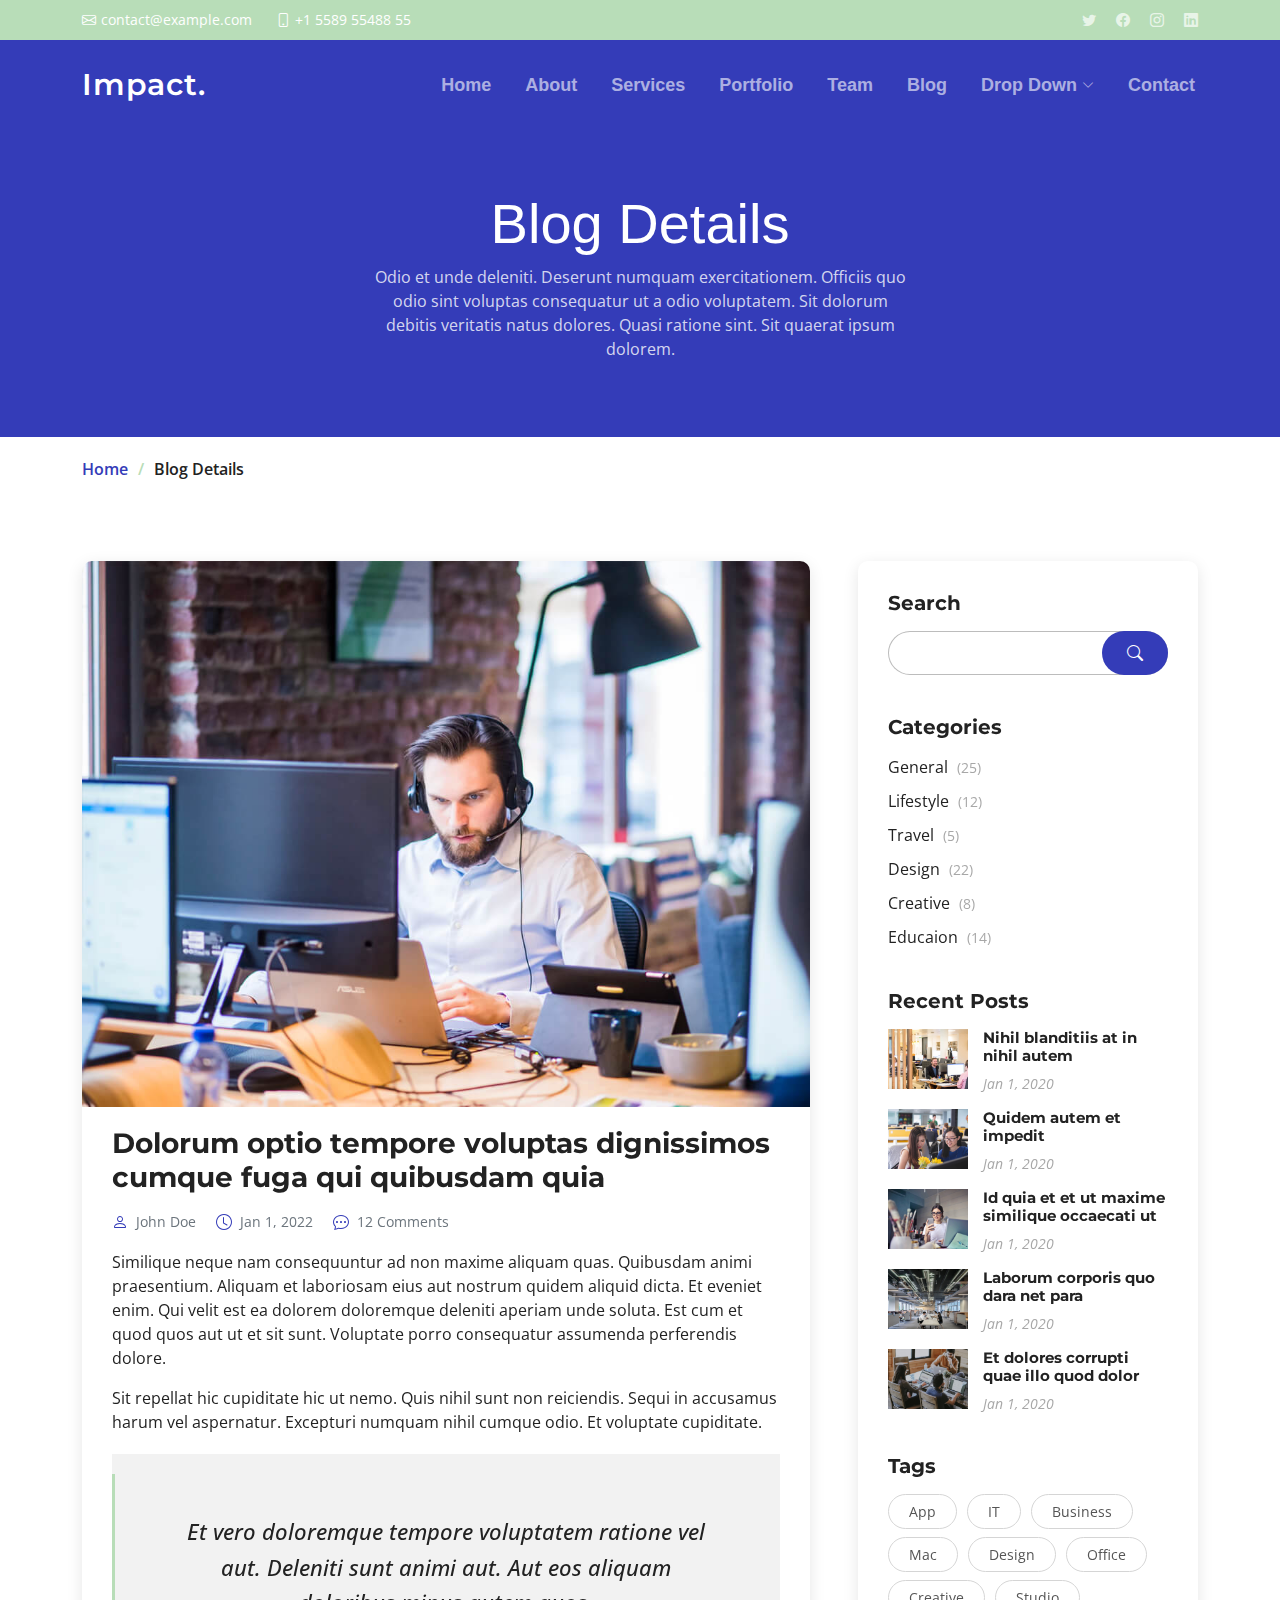
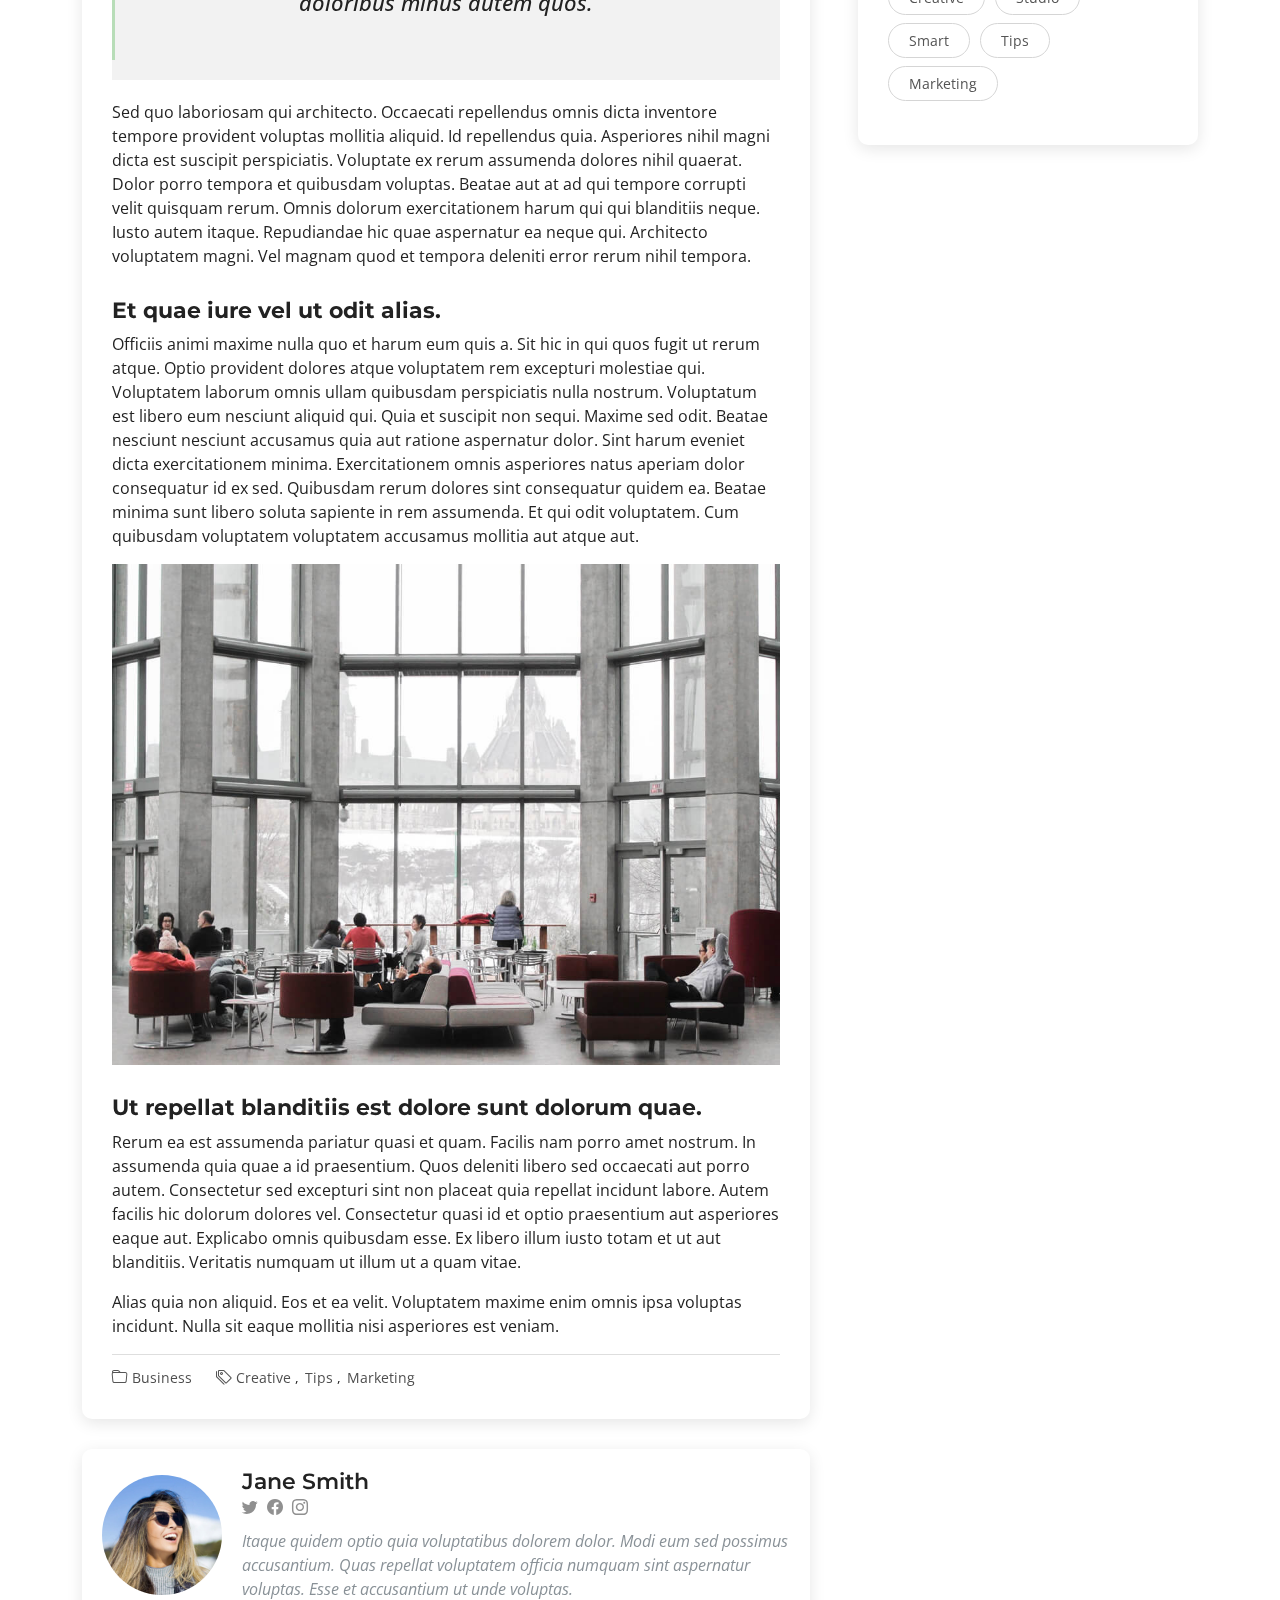
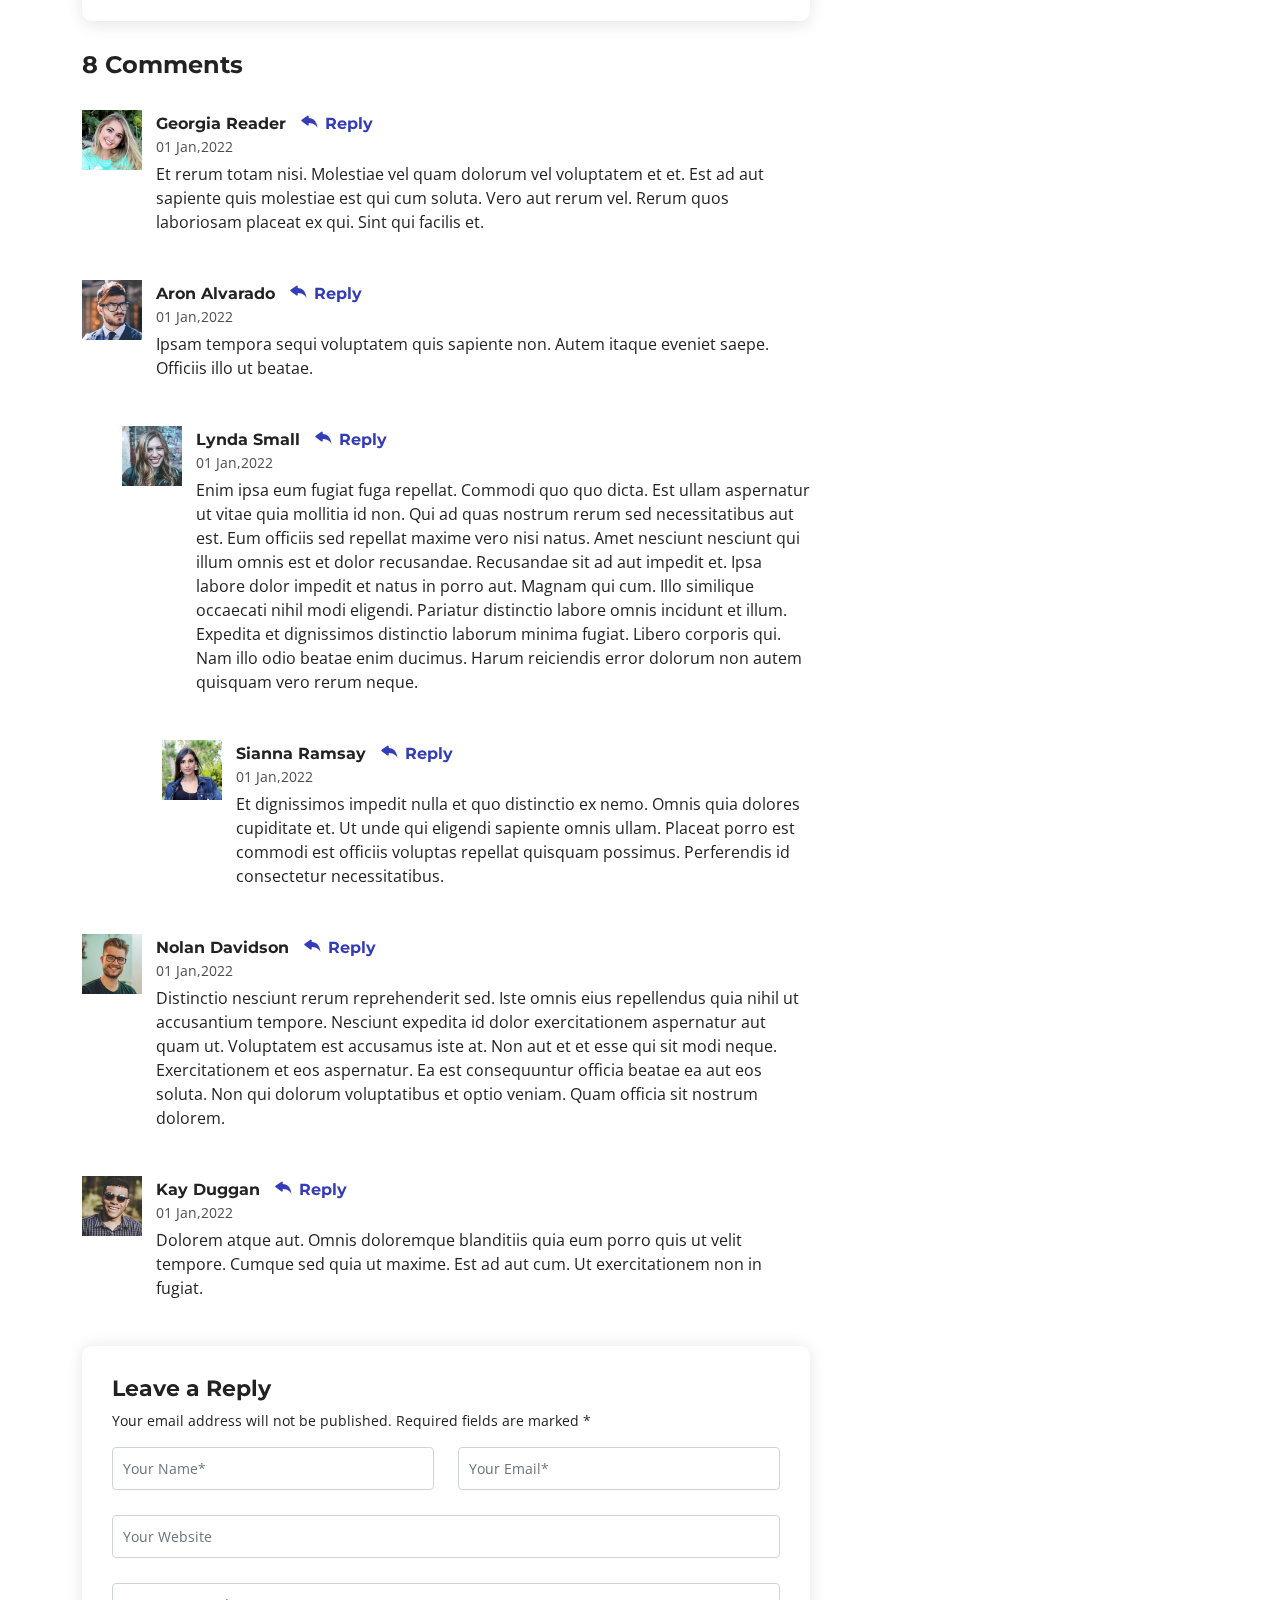
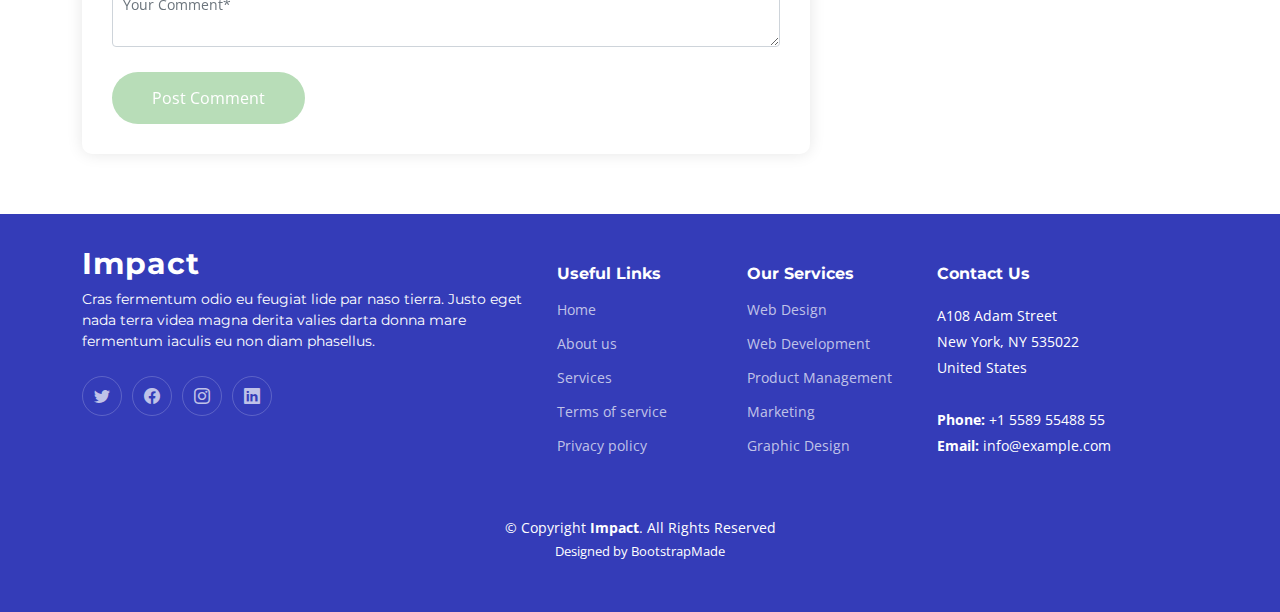
<file: blog-details.html>
<!DOCTYPE html>
<html lang="en">

<head>
  <meta charset="utf-8">
  <meta content="width=device-width, initial-scale=1.0" name="viewport">

  <title>Impact Bootstrap Template - Blog Details</title>
  <meta content="" name="description">
  <meta content="" name="keywords">

  <!-- Favicons -->
  <link href="assets/img/favicon.png" rel="icon">
  <link href="assets/img/apple-touch-icon.png" rel="apple-touch-icon">

  <!-- Google Fonts -->
  <link rel="preconnect" href="https://fonts.googleapis.com">
  <link rel="preconnect" href="https://fonts.gstatic.com" crossorigin>
  <link href="https://fonts.googleapis.com/css2?family=Open+Sans:ital,wght@0,300;0,400;0,500;0,600;0,700;1,300;1,400;1,600;1,700&family=Montserrat:ital,wght@0,300;0,400;0,500;0,600;0,700;1,300;1,400;1,500;1,600;1,700&family=Raleway:ital,wght@0,300;0,400;0,500;0,600;0,700;1,300;1,400;1,500;1,600;1,700&display=swap" rel="stylesheet">

  <!-- Vendor CSS Files -->
  <link href="assets/vendor/bootstrap/css/bootstrap.min.css" rel="stylesheet">
  <link href="assets/vendor/bootstrap-icons/bootstrap-icons.css" rel="stylesheet">
  <link href="assets/vendor/aos/aos.css" rel="stylesheet">
  <link href="assets/vendor/glightbox/css/glightbox.min.css" rel="stylesheet">
  <link href="assets/vendor/swiper/swiper-bundle.min.css" rel="stylesheet">

  <!-- Template Main CSS File -->
  <link href="assets/css/main.css" rel="stylesheet">

  <!-- =======================================================
  * Template Name: Impact - v1.2.0
  * Template URL: https://bootstrapmade.com/impact-bootstrap-business-website-template/
  * Author: BootstrapMade.com
  * License: https://bootstrapmade.com/license/
  ======================================================== -->
</head>

<body>

  <!-- ======= Header ======= -->
  <section id="topbar" class="topbar d-flex align-items-center">
    <div class="container d-flex justify-content-center justify-content-md-between">
      <div class="contact-info d-flex align-items-center">
        <i class="bi bi-envelope d-flex align-items-center"><a href="mailto:contact@example.com">contact@example.com</a></i>
        <i class="bi bi-phone d-flex align-items-center ms-4"><span>+1 5589 55488 55</span></i>
      </div>
      <div class="social-links d-none d-md-flex align-items-center">
        <a href="#" class="twitter"><i class="bi bi-twitter"></i></a>
        <a href="#" class="facebook"><i class="bi bi-facebook"></i></a>
        <a href="#" class="instagram"><i class="bi bi-instagram"></i></a>
        <a href="#" class="linkedin"><i class="bi bi-linkedin"></i></i></a>
      </div>
    </div>
  </section><!-- End Top Bar -->

  <header id="header" class="header d-flex align-items-center">

    <div class="container-fluid container-xl d-flex align-items-center justify-content-between">
      <a href="index.html" class="logo d-flex align-items-center">
        <!-- Uncomment the line below if you also wish to use an image logo -->
        <!-- <img src="assets/img/logo.png" alt=""> -->
        <h1>Impact<span>.</span></h1>
      </a>
      <nav id="navbar" class="navbar">
        <ul>
          <li><a href="#hero">Home</a></li>
          <li><a href="#about">About</a></li>
          <li><a href="#services">Services</a></li>
          <li><a href="#portfolio">Portfolio</a></li>
          <li><a href="#team">Team</a></li>
          <li><a href="blog.html">Blog</a></li>
          <li class="dropdown"><a href="#"><span>Drop Down</span> <i class="bi bi-chevron-down dropdown-indicator"></i></a>
            <ul>
              <li><a href="#">Drop Down 1</a></li>
              <li class="dropdown"><a href="#"><span>Deep Drop Down</span> <i class="bi bi-chevron-down dropdown-indicator"></i></a>
                <ul>
                  <li><a href="#">Deep Drop Down 1</a></li>
                  <li><a href="#">Deep Drop Down 2</a></li>
                  <li><a href="#">Deep Drop Down 3</a></li>
                  <li><a href="#">Deep Drop Down 4</a></li>
                  <li><a href="#">Deep Drop Down 5</a></li>
                </ul>
              </li>
              <li><a href="#">Drop Down 2</a></li>
              <li><a href="#">Drop Down 3</a></li>
              <li><a href="#">Drop Down 4</a></li>
            </ul>
          </li>
          <li><a href="#contact">Contact</a></li>
        </ul>
      </nav><!-- .navbar -->

      <i class="mobile-nav-toggle mobile-nav-show bi bi-list"></i>
      <i class="mobile-nav-toggle mobile-nav-hide d-none bi bi-x"></i>

    </div>
  </header><!-- End Header -->
  <!-- End Header -->

  <main id="main">

    <!-- ======= Breadcrumbs ======= -->
    <div class="breadcrumbs">
      <div class="page-header d-flex align-items-center" style="background-image: url('');">
        <div class="container position-relative">
          <div class="row d-flex justify-content-center">
            <div class="col-lg-6 text-center">
              <h2>Blog Details</h2>
              <p>Odio et unde deleniti. Deserunt numquam exercitationem. Officiis quo odio sint voluptas consequatur ut a odio voluptatem. Sit dolorum debitis veritatis natus dolores. Quasi ratione sint. Sit quaerat ipsum dolorem.</p>
            </div>
          </div>
        </div>
      </div>
      <nav>
        <div class="container">
          <ol>
            <li><a href="index.html">Home</a></li>
            <li>Blog Details</li>
          </ol>
        </div>
      </nav>
    </div><!-- End Breadcrumbs -->

    <!-- ======= Blog Details Section ======= -->
    <section id="blog" class="blog">
      <div class="container" data-aos="fade-up">

        <div class="row g-5">

          <div class="col-lg-8">

            <article class="blog-details">

              <div class="post-img">
                <img src="assets/img/blog/blog-1.jpg" alt="" class="img-fluid">
              </div>

              <h2 class="title">Dolorum optio tempore voluptas dignissimos cumque fuga qui quibusdam quia</h2>

              <div class="meta-top">
                <ul>
                  <li class="d-flex align-items-center"><i class="bi bi-person"></i> <a href="blog-details.html">John Doe</a></li>
                  <li class="d-flex align-items-center"><i class="bi bi-clock"></i> <a href="blog-details.html"><time datetime="2020-01-01">Jan 1, 2022</time></a></li>
                  <li class="d-flex align-items-center"><i class="bi bi-chat-dots"></i> <a href="blog-details.html">12 Comments</a></li>
                </ul>
              </div><!-- End meta top -->

              <div class="content">
                <p>
                  Similique neque nam consequuntur ad non maxime aliquam quas. Quibusdam animi praesentium. Aliquam et laboriosam eius aut nostrum quidem aliquid dicta.
                  Et eveniet enim. Qui velit est ea dolorem doloremque deleniti aperiam unde soluta. Est cum et quod quos aut ut et sit sunt. Voluptate porro consequatur assumenda perferendis dolore.
                </p>

                <p>
                  Sit repellat hic cupiditate hic ut nemo. Quis nihil sunt non reiciendis. Sequi in accusamus harum vel aspernatur. Excepturi numquam nihil cumque odio. Et voluptate cupiditate.
                </p>

                <blockquote>
                  <p>
                    Et vero doloremque tempore voluptatem ratione vel aut. Deleniti sunt animi aut. Aut eos aliquam doloribus minus autem quos.
                  </p>
                </blockquote>

                <p>
                  Sed quo laboriosam qui architecto. Occaecati repellendus omnis dicta inventore tempore provident voluptas mollitia aliquid. Id repellendus quia. Asperiores nihil magni dicta est suscipit perspiciatis. Voluptate ex rerum assumenda dolores nihil quaerat.
                  Dolor porro tempora et quibusdam voluptas. Beatae aut at ad qui tempore corrupti velit quisquam rerum. Omnis dolorum exercitationem harum qui qui blanditiis neque.
                  Iusto autem itaque. Repudiandae hic quae aspernatur ea neque qui. Architecto voluptatem magni. Vel magnam quod et tempora deleniti error rerum nihil tempora.
                </p>

                <h3>Et quae iure vel ut odit alias.</h3>
                <p>
                  Officiis animi maxime nulla quo et harum eum quis a. Sit hic in qui quos fugit ut rerum atque. Optio provident dolores atque voluptatem rem excepturi molestiae qui. Voluptatem laborum omnis ullam quibusdam perspiciatis nulla nostrum. Voluptatum est libero eum nesciunt aliquid qui.
                  Quia et suscipit non sequi. Maxime sed odit. Beatae nesciunt nesciunt accusamus quia aut ratione aspernatur dolor. Sint harum eveniet dicta exercitationem minima. Exercitationem omnis asperiores natus aperiam dolor consequatur id ex sed. Quibusdam rerum dolores sint consequatur quidem ea.
                  Beatae minima sunt libero soluta sapiente in rem assumenda. Et qui odit voluptatem. Cum quibusdam voluptatem voluptatem accusamus mollitia aut atque aut.
                </p>
                <img src="assets/img/blog/blog-inside-post.jpg" class="img-fluid" alt="">

                <h3>Ut repellat blanditiis est dolore sunt dolorum quae.</h3>
                <p>
                  Rerum ea est assumenda pariatur quasi et quam. Facilis nam porro amet nostrum. In assumenda quia quae a id praesentium. Quos deleniti libero sed occaecati aut porro autem. Consectetur sed excepturi sint non placeat quia repellat incidunt labore. Autem facilis hic dolorum dolores vel.
                  Consectetur quasi id et optio praesentium aut asperiores eaque aut. Explicabo omnis quibusdam esse. Ex libero illum iusto totam et ut aut blanditiis. Veritatis numquam ut illum ut a quam vitae.
                </p>
                <p>
                  Alias quia non aliquid. Eos et ea velit. Voluptatem maxime enim omnis ipsa voluptas incidunt. Nulla sit eaque mollitia nisi asperiores est veniam.
                </p>

              </div><!-- End post content -->

              <div class="meta-bottom">
                <i class="bi bi-folder"></i>
                <ul class="cats">
                  <li><a href="#">Business</a></li>
                </ul>

                <i class="bi bi-tags"></i>
                <ul class="tags">
                  <li><a href="#">Creative</a></li>
                  <li><a href="#">Tips</a></li>
                  <li><a href="#">Marketing</a></li>
                </ul>
              </div><!-- End meta bottom -->

            </article><!-- End blog post -->

            <div class="post-author d-flex align-items-center">
              <img src="assets/img/blog/blog-author.jpg" class="rounded-circle flex-shrink-0" alt="">
              <div>
                <h4>Jane Smith</h4>
                <div class="social-links">
                  <a href="https://twitters.com/#"><i class="bi bi-twitter"></i></a>
                  <a href="https://facebook.com/#"><i class="bi bi-facebook"></i></a>
                  <a href="https://instagram.com/#"><i class="biu bi-instagram"></i></a>
                </div>
                <p>
                  Itaque quidem optio quia voluptatibus dolorem dolor. Modi eum sed possimus accusantium. Quas repellat voluptatem officia numquam sint aspernatur voluptas. Esse et accusantium ut unde voluptas.
                </p>
              </div>
            </div><!-- End post author -->

            <div class="comments">

              <h4 class="comments-count">8 Comments</h4>

              <div id="comment-1" class="comment">
                <div class="d-flex">
                  <div class="comment-img"><img src="assets/img/blog/comments-1.jpg" alt=""></div>
                  <div>
                    <h5><a href="">Georgia Reader</a> <a href="#" class="reply"><i class="bi bi-reply-fill"></i> Reply</a></h5>
                    <time datetime="2020-01-01">01 Jan,2022</time>
                    <p>
                      Et rerum totam nisi. Molestiae vel quam dolorum vel voluptatem et et. Est ad aut sapiente quis molestiae est qui cum soluta.
                      Vero aut rerum vel. Rerum quos laboriosam placeat ex qui. Sint qui facilis et.
                    </p>
                  </div>
                </div>
              </div><!-- End comment #1 -->

              <div id="comment-2" class="comment">
                <div class="d-flex">
                  <div class="comment-img"><img src="assets/img/blog/comments-2.jpg" alt=""></div>
                  <div>
                    <h5><a href="">Aron Alvarado</a> <a href="#" class="reply"><i class="bi bi-reply-fill"></i> Reply</a></h5>
                    <time datetime="2020-01-01">01 Jan,2022</time>
                    <p>
                      Ipsam tempora sequi voluptatem quis sapiente non. Autem itaque eveniet saepe. Officiis illo ut beatae.
                    </p>
                  </div>
                </div>

                <div id="comment-reply-1" class="comment comment-reply">
                  <div class="d-flex">
                    <div class="comment-img"><img src="assets/img/blog/comments-3.jpg" alt=""></div>
                    <div>
                      <h5><a href="">Lynda Small</a> <a href="#" class="reply"><i class="bi bi-reply-fill"></i> Reply</a></h5>
                      <time datetime="2020-01-01">01 Jan,2022</time>
                      <p>
                        Enim ipsa eum fugiat fuga repellat. Commodi quo quo dicta. Est ullam aspernatur ut vitae quia mollitia id non. Qui ad quas nostrum rerum sed necessitatibus aut est. Eum officiis sed repellat maxime vero nisi natus. Amet nesciunt nesciunt qui illum omnis est et dolor recusandae.

                        Recusandae sit ad aut impedit et. Ipsa labore dolor impedit et natus in porro aut. Magnam qui cum. Illo similique occaecati nihil modi eligendi. Pariatur distinctio labore omnis incidunt et illum. Expedita et dignissimos distinctio laborum minima fugiat.

                        Libero corporis qui. Nam illo odio beatae enim ducimus. Harum reiciendis error dolorum non autem quisquam vero rerum neque.
                      </p>
                    </div>
                  </div>

                  <div id="comment-reply-2" class="comment comment-reply">
                    <div class="d-flex">
                      <div class="comment-img"><img src="assets/img/blog/comments-4.jpg" alt=""></div>
                      <div>
                        <h5><a href="">Sianna Ramsay</a> <a href="#" class="reply"><i class="bi bi-reply-fill"></i> Reply</a></h5>
                        <time datetime="2020-01-01">01 Jan,2022</time>
                        <p>
                          Et dignissimos impedit nulla et quo distinctio ex nemo. Omnis quia dolores cupiditate et. Ut unde qui eligendi sapiente omnis ullam. Placeat porro est commodi est officiis voluptas repellat quisquam possimus. Perferendis id consectetur necessitatibus.
                        </p>
                      </div>
                    </div>

                  </div><!-- End comment reply #2-->

                </div><!-- End comment reply #1-->

              </div><!-- End comment #2-->

              <div id="comment-3" class="comment">
                <div class="d-flex">
                  <div class="comment-img"><img src="assets/img/blog/comments-5.jpg" alt=""></div>
                  <div>
                    <h5><a href="">Nolan Davidson</a> <a href="#" class="reply"><i class="bi bi-reply-fill"></i> Reply</a></h5>
                    <time datetime="2020-01-01">01 Jan,2022</time>
                    <p>
                      Distinctio nesciunt rerum reprehenderit sed. Iste omnis eius repellendus quia nihil ut accusantium tempore. Nesciunt expedita id dolor exercitationem aspernatur aut quam ut. Voluptatem est accusamus iste at.
                      Non aut et et esse qui sit modi neque. Exercitationem et eos aspernatur. Ea est consequuntur officia beatae ea aut eos soluta. Non qui dolorum voluptatibus et optio veniam. Quam officia sit nostrum dolorem.
                    </p>
                  </div>
                </div>

              </div><!-- End comment #3 -->

              <div id="comment-4" class="comment">
                <div class="d-flex">
                  <div class="comment-img"><img src="assets/img/blog/comments-6.jpg" alt=""></div>
                  <div>
                    <h5><a href="">Kay Duggan</a> <a href="#" class="reply"><i class="bi bi-reply-fill"></i> Reply</a></h5>
                    <time datetime="2020-01-01">01 Jan,2022</time>
                    <p>
                      Dolorem atque aut. Omnis doloremque blanditiis quia eum porro quis ut velit tempore. Cumque sed quia ut maxime. Est ad aut cum. Ut exercitationem non in fugiat.
                    </p>
                  </div>
                </div>

              </div><!-- End comment #4 -->

              <div class="reply-form">

                <h4>Leave a Reply</h4>
                <p>Your email address will not be published. Required fields are marked * </p>
                <form action="">
                  <div class="row">
                    <div class="col-md-6 form-group">
                      <input name="name" type="text" class="form-control" placeholder="Your Name*">
                    </div>
                    <div class="col-md-6 form-group">
                      <input name="email" type="text" class="form-control" placeholder="Your Email*">
                    </div>
                  </div>
                  <div class="row">
                    <div class="col form-group">
                      <input name="website" type="text" class="form-control" placeholder="Your Website">
                    </div>
                  </div>
                  <div class="row">
                    <div class="col form-group">
                      <textarea name="comment" class="form-control" placeholder="Your Comment*"></textarea>
                    </div>
                  </div>
                  <button type="submit" class="btn btn-primary">Post Comment</button>

                </form>

              </div>

            </div><!-- End blog comments -->

          </div>

          <div class="col-lg-4">

            <div class="sidebar">

              <div class="sidebar-item search-form">
                <h3 class="sidebar-title">Search</h3>
                <form action="" class="mt-3">
                  <input type="text">
                  <button type="submit"><i class="bi bi-search"></i></button>
                </form>
              </div><!-- End sidebar search formn-->

              <div class="sidebar-item categories">
                <h3 class="sidebar-title">Categories</h3>
                <ul class="mt-3">
                  <li><a href="#">General <span>(25)</span></a></li>
                  <li><a href="#">Lifestyle <span>(12)</span></a></li>
                  <li><a href="#">Travel <span>(5)</span></a></li>
                  <li><a href="#">Design <span>(22)</span></a></li>
                  <li><a href="#">Creative <span>(8)</span></a></li>
                  <li><a href="#">Educaion <span>(14)</span></a></li>
                </ul>
              </div><!-- End sidebar categories-->

              <div class="sidebar-item recent-posts">
                <h3 class="sidebar-title">Recent Posts</h3>

                <div class="mt-3">

                  <div class="post-item mt-3">
                    <img src="assets/img/blog/blog-recent-1.jpg" alt="">
                    <div>
                      <h4><a href="blog-details.html">Nihil blanditiis at in nihil autem</a></h4>
                      <time datetime="2020-01-01">Jan 1, 2020</time>
                    </div>
                  </div><!-- End recent post item-->

                  <div class="post-item">
                    <img src="assets/img/blog/blog-recent-2.jpg" alt="">
                    <div>
                      <h4><a href="blog-details.html">Quidem autem et impedit</a></h4>
                      <time datetime="2020-01-01">Jan 1, 2020</time>
                    </div>
                  </div><!-- End recent post item-->

                  <div class="post-item">
                    <img src="assets/img/blog/blog-recent-3.jpg" alt="">
                    <div>
                      <h4><a href="blog-details.html">Id quia et et ut maxime similique occaecati ut</a></h4>
                      <time datetime="2020-01-01">Jan 1, 2020</time>
                    </div>
                  </div><!-- End recent post item-->

                  <div class="post-item">
                    <img src="assets/img/blog/blog-recent-4.jpg" alt="">
                    <div>
                      <h4><a href="blog-details.html">Laborum corporis quo dara net para</a></h4>
                      <time datetime="2020-01-01">Jan 1, 2020</time>
                    </div>
                  </div><!-- End recent post item-->

                  <div class="post-item">
                    <img src="assets/img/blog/blog-recent-5.jpg" alt="">
                    <div>
                      <h4><a href="blog-details.html">Et dolores corrupti quae illo quod dolor</a></h4>
                      <time datetime="2020-01-01">Jan 1, 2020</time>
                    </div>
                  </div><!-- End recent post item-->

                </div>

              </div><!-- End sidebar recent posts-->

              <div class="sidebar-item tags">
                <h3 class="sidebar-title">Tags</h3>
                <ul class="mt-3">
                  <li><a href="#">App</a></li>
                  <li><a href="#">IT</a></li>
                  <li><a href="#">Business</a></li>
                  <li><a href="#">Mac</a></li>
                  <li><a href="#">Design</a></li>
                  <li><a href="#">Office</a></li>
                  <li><a href="#">Creative</a></li>
                  <li><a href="#">Studio</a></li>
                  <li><a href="#">Smart</a></li>
                  <li><a href="#">Tips</a></li>
                  <li><a href="#">Marketing</a></li>
                </ul>
              </div><!-- End sidebar tags-->

            </div><!-- End Blog Sidebar -->

          </div>
        </div>

      </div>
    </section>
    <!-- End Blog Details Section -->

  </main>
  <!-- End #main -->

  <!-- ======= Footer ======= -->
  <footer id="footer" class="footer">

    <div class="container">
      <div class="row gy-4">
        <div class="col-lg-5 col-md-12 footer-info">
          <a href="index.html" class="logo d-flex align-items-center">
            <span>Impact</span>
          </a>
          <p>Cras fermentum odio eu feugiat lide par naso tierra. Justo eget nada terra videa magna derita valies darta donna mare fermentum iaculis eu non diam phasellus.</p>
          <div class="social-links d-flex mt-4">
            <a href="#" class="twitter"><i class="bi bi-twitter"></i></a>
            <a href="#" class="facebook"><i class="bi bi-facebook"></i></a>
            <a href="#" class="instagram"><i class="bi bi-instagram"></i></a>
            <a href="#" class="linkedin"><i class="bi bi-linkedin"></i></a>
          </div>
        </div>

        <div class="col-lg-2 col-6 footer-links">
          <h4>Useful Links</h4>
          <ul>
            <li><a href="#">Home</a></li>
            <li><a href="#">About us</a></li>
            <li><a href="#">Services</a></li>
            <li><a href="#">Terms of service</a></li>
            <li><a href="#">Privacy policy</a></li>
          </ul>
        </div>

        <div class="col-lg-2 col-6 footer-links">
          <h4>Our Services</h4>
          <ul>
            <li><a href="#">Web Design</a></li>
            <li><a href="#">Web Development</a></li>
            <li><a href="#">Product Management</a></li>
            <li><a href="#">Marketing</a></li>
            <li><a href="#">Graphic Design</a></li>
          </ul>
        </div>

        <div class="col-lg-3 col-md-12 footer-contact text-center text-md-start">
          <h4>Contact Us</h4>
          <p>
            A108 Adam Street <br>
            New York, NY 535022<br>
            United States <br><br>
            <strong>Phone:</strong> +1 5589 55488 55<br>
            <strong>Email:</strong> info@example.com<br>
          </p>

        </div>

      </div>
    </div>

    <div class="container mt-4">
      <div class="copyright">
        &copy; Copyright <strong><span>Impact</span></strong>. All Rights Reserved
      </div>
      <div class="credits">
        <!-- All the links in the footer should remain intact. -->
        <!-- You can delete the links only if you purchased the pro version. -->
        <!-- Licensing information: https://bootstrapmade.com/license/ -->
        <!-- Purchase the pro version with working PHP/AJAX contact form: https://bootstrapmade.com/impact-bootstrap-business-website-template/ -->
        Designed by <a href="https://bootstrapmade.com/">BootstrapMade</a>
      </div>
    </div>

  </footer><!-- End Footer -->
  <!-- End Footer -->

  <a href="#" class="scroll-top d-flex align-items-center justify-content-center"><i class="bi bi-arrow-up-short"></i></a>

  <div id="preloader"></div>

  <!-- Vendor JS Files -->
  <script src="assets/vendor/bootstrap/js/bootstrap.bundle.min.js"></script>
  <script src="assets/vendor/aos/aos.js"></script>
  <script src="assets/vendor/glightbox/js/glightbox.min.js"></script>
  <script src="assets/vendor/purecounter/purecounter_vanilla.js"></script>
  <script src="assets/vendor/swiper/swiper-bundle.min.js"></script>
  <script src="assets/vendor/isotope-layout/isotope.pkgd.min.js"></script>
  <script src="assets/vendor/php-email-form/validate.js"></script>

  <!-- Template Main JS File -->
  <script src="assets/js/main.js"></script>

</body>

</html>
</file>
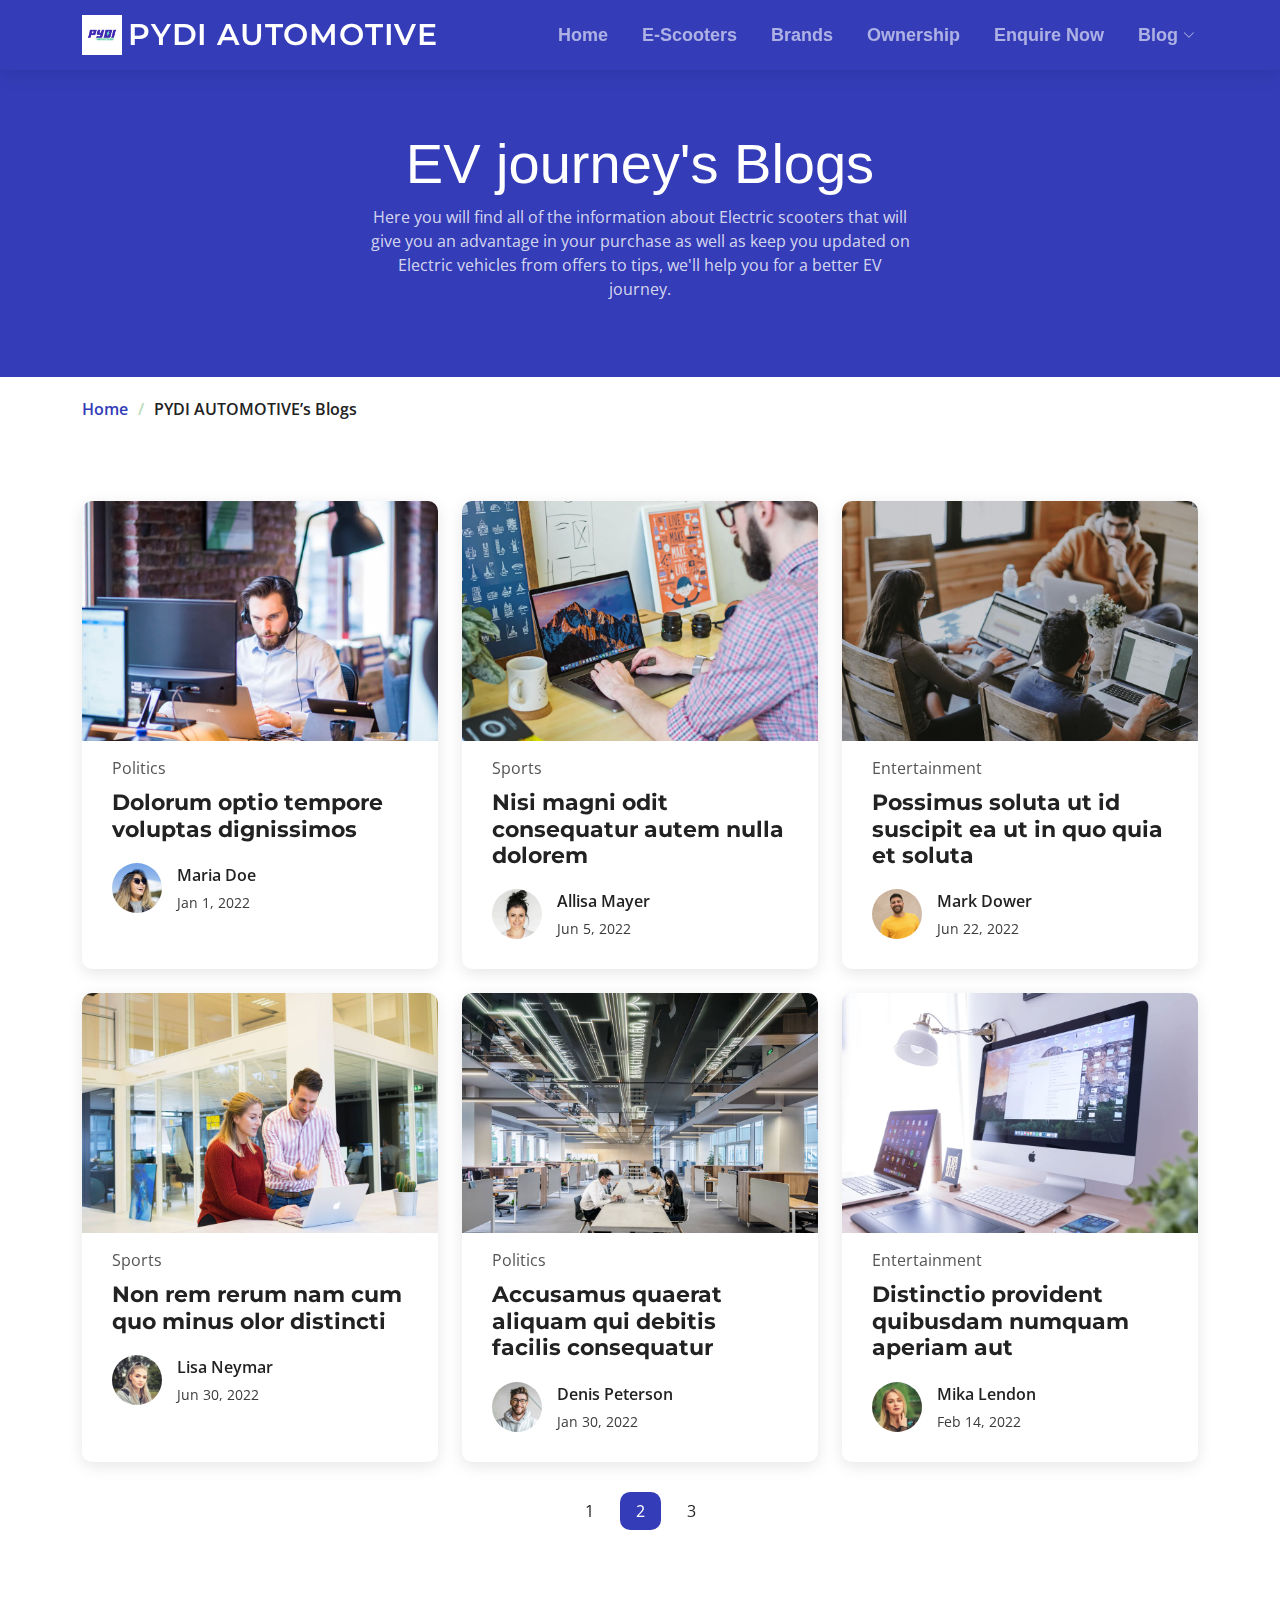
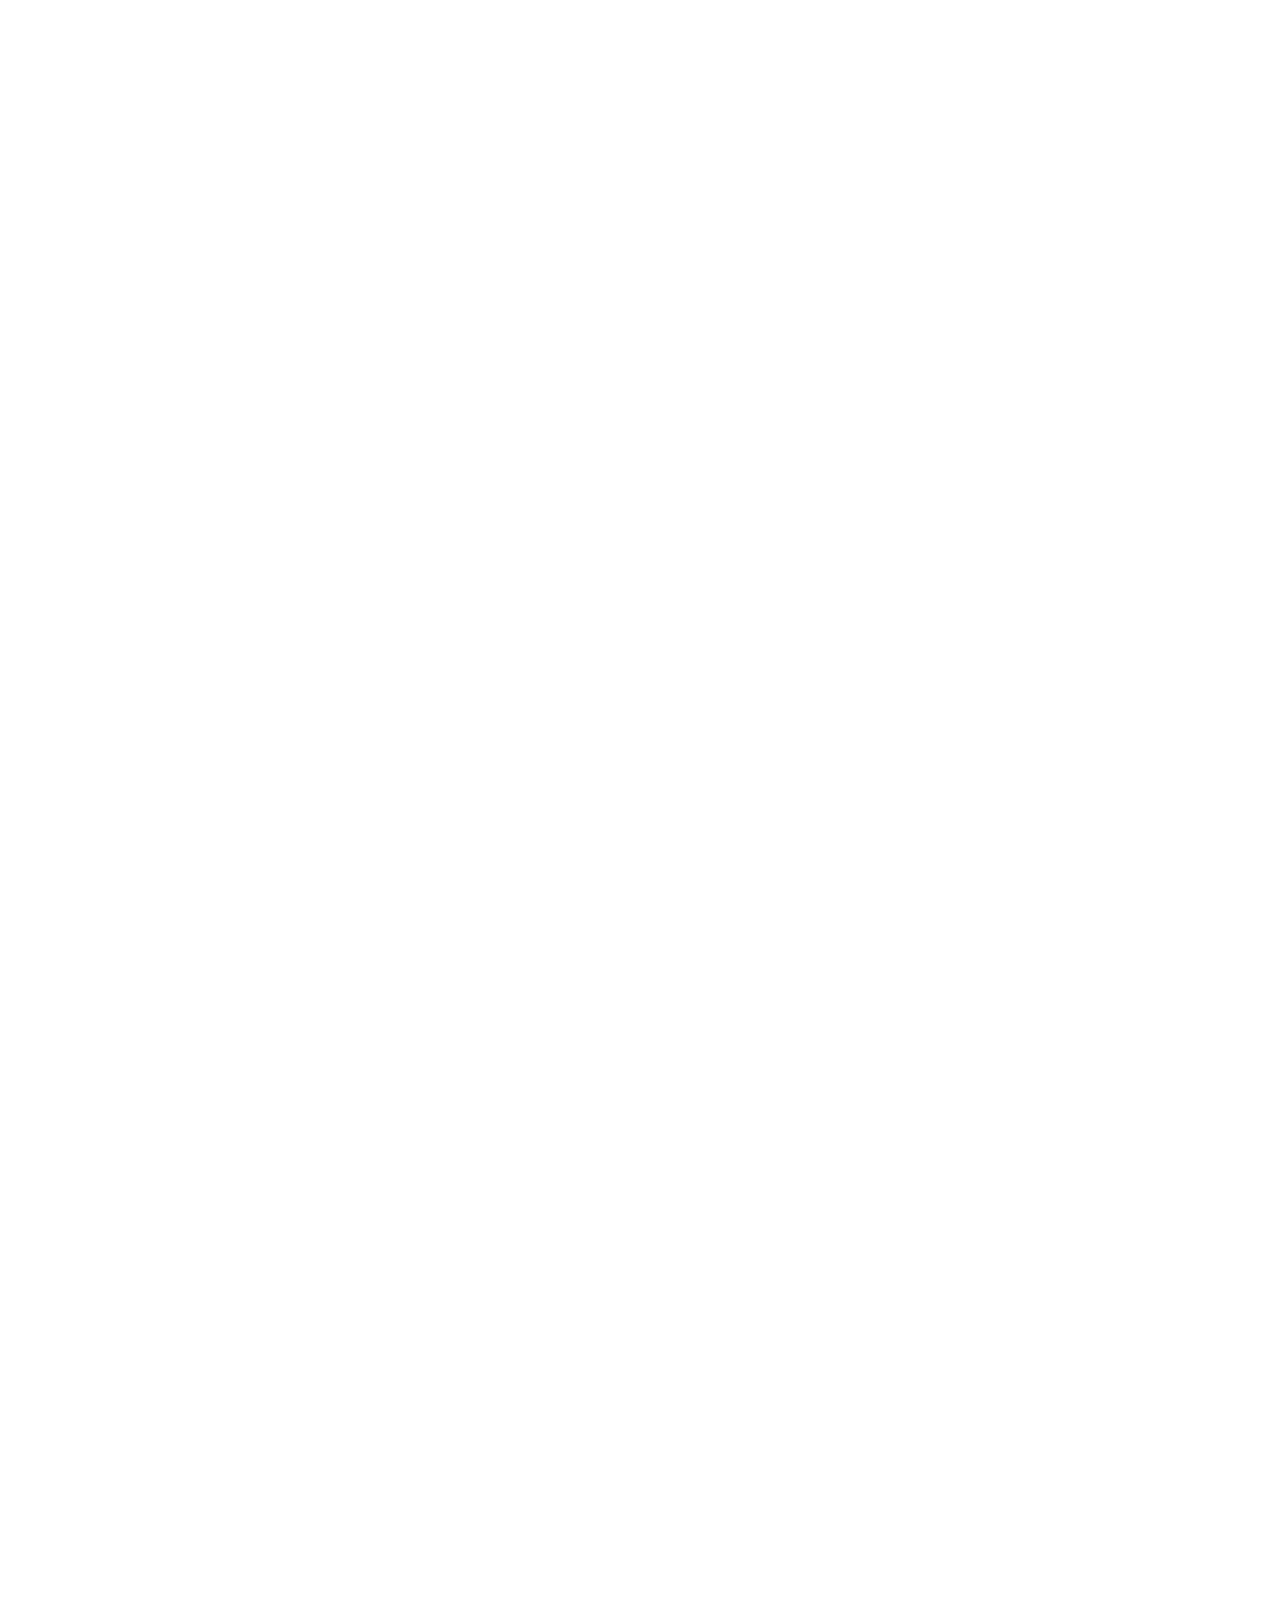
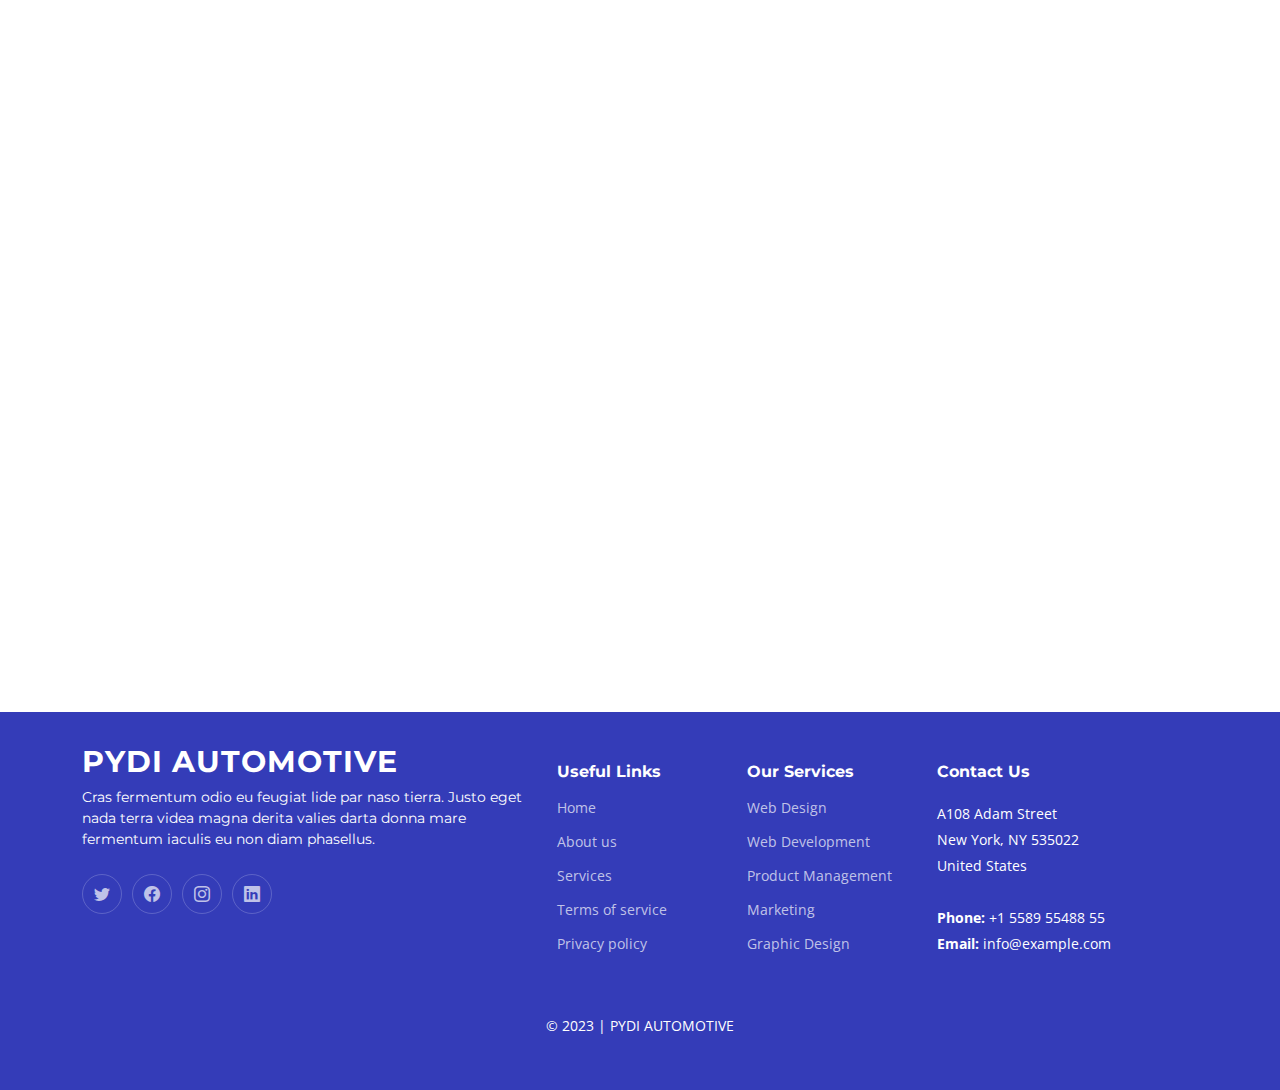
<file: blog.html>
<!DOCTYPE html>
<html lang="en">

<head>
  <meta charset="utf-8">
  <meta content="width=device-width, initial-scale=1.0" name="viewport">

  <title>Pydi Automotive’s Blogs</title>
  <meta content="" name="description">
  <meta content="" name="keywords">

  <!-- Favicons -->
  <link href="assets/img/favicon.png" rel="icon">
  <link href="assets/img/apple-touch-icon.png" rel="apple-touch-icon">

  <!-- Google Fonts -->
  <link rel="preconnect" href="https://fonts.googleapis.com">
  <link rel="preconnect" href="https://fonts.gstatic.com" crossorigin>
  <link href="https://fonts.googleapis.com/css2?family=Open+Sans:ital,wght@0,300;0,400;0,500;0,600;0,700;1,300;1,400;1,600;1,700&family=Montserrat:ital,wght@0,300;0,400;0,500;0,600;0,700;1,300;1,400;1,500;1,600;1,700&family=Raleway:ital,wght@0,300;0,400;0,500;0,600;0,700;1,300;1,400;1,500;1,600;1,700&display=swap" rel="stylesheet">

  <!-- Vendor CSS Files -->
  <link href="assets/vendor/bootstrap/css/bootstrap.min.css" rel="stylesheet">
  <link href="assets/vendor/bootstrap-icons/bootstrap-icons.css" rel="stylesheet">
  <link href="assets/vendor/aos/aos.css" rel="stylesheet">
  <link href="assets/vendor/glightbox/css/glightbox.min.css" rel="stylesheet">
  <link href="assets/vendor/swiper/swiper-bundle.min.css" rel="stylesheet">

  <!-- Template Main CSS File -->
  <link href="assets/css/main.css" rel="stylesheet">

  <!-- =======================================================
  * Template Name: Impact - v1.2.0
  * Template URL: https://bootstrapmade.com/impact-bootstrap-business-website-template/
  * Author: BootstrapMade.com
  * License: https://bootstrapmade.com/license/
  ======================================================== -->
</head>

<body>
<!--      hidden lines here-->
  <!-- ======= Header ======= -->
<!--  <section id="topbar" class="topbar d-flex align-items-center">-->
<!--    <div class="container d-flex justify-content-center justify-content-md-between">-->
<!--      <div class="contact-info d-flex align-items-center">-->
<!--        <i class="bi bi-envelope d-flex align-items-center"><a href="pydi.automotive@outlook.com<">pydi.automotive@outlook.com<</a></i>-->
<!--        <i class="bi bi-phone d-flex align-items-center ms-4"><span>+ 91 93 9999 7777</span></i>-->
<!--      </div>-->
<!--      <div class="social-links d-none d-md-flex align-items-center">-->
<!--        <a href="#" class="twitter"><i class="bi bi-twitter"></i></a>-->
<!--        <a href="#" class="facebook"><i class="bi bi-facebook"></i></a>-->
<!--        <a href="#" class="instagram"><i class="bi bi-instagram"></i></a>-->
<!--        <a href="#" class="linkedin"><i class="bi bi-linkedin"></i></i></a>-->
<!--      </div>-->
<!--    </div>-->
<!--  </section>-->
      <!-- End Top Bar -->

  <header id="header" class="header d-flex align-items-center">

    <div class="container-fluid container-xl d-flex align-items-center justify-content-between">
      <a href="index.html" class="logo d-flex align-items-center">
        <!-- Uncomment the line below if you also wish to use an image logo -->
         <img src="assets/img/logo.jpg" alt="">
        <h1>PYDI<span> AUTOMOTIVE</span></h1>
      </a>
      <nav id="navbar" class="navbar">
        <ul>
          <li><a href="#hero">Home</a></li>
          <li><a href="#portfolio">E-Scooters</a></li>
          <li><a href="#team">Brands</a></li>
          <li><a href="#services">Ownership</a></li>
          <li><a href="#contact">Enquire Now</a></li>
          <li class="dropdown"><a href="blog.html"><span> Blog </span> <i class="bi bi-chevron-down dropdown-indicator"></i></a>
            <ul>
              <li><a href="#faq">FAQ</a></li>
              <li><a href="#testimonials">Testimonials</a></li>
              <li><a href="#about">About</a></li>
            </ul>
<!--          <li><a href="#about">About</a></li>-->
<!--          <li><a href="blog.html">Blog</a></li>-->
          <!--      hidden lines here-->
<!--          <li class="dropdown"><a href="#"><span>Drop Down</span> <i class="bi bi-chevron-down dropdown-indicator"></i></a>-->
<!--            <ul>-->
<!--              <li><a href="#">Drop Down 1</a></li>-->
<!--              <li class="dropdown"><a href="#"><span>Deep Drop Down</span> <i class="bi bi-chevron-down dropdown-indicator"></i></a>-->
<!--                <ul>-->
<!--                  <li><a href="#">Deep Drop Down 1</a></li>-->
<!--                  <li><a href="#">Deep Drop Down 2</a></li>-->
<!--                  <li><a href="#">Deep Drop Down 3</a></li>-->
<!--                  <li><a href="#">Deep Drop Down 4</a></li>-->
<!--                  <li><a href="#">Deep Drop Down 5</a></li>-->
<!--                </ul>-->
<!--              </li>-->
<!--              <li><a href="#">Drop Down 2</a></li>-->
<!--              <li><a href="#">Drop Down 3</a></li>-->
<!--              <li><a href="#">Drop Down 4</a></li>-->
<!--            </ul>-->
<!--          </li>-->
        </ul>
      </nav>
      <!-- .navbar -->

      <i class="mobile-nav-toggle mobile-nav-show bi bi-list"></i>
      <i class="mobile-nav-toggle mobile-nav-hide d-none bi bi-x"></i>

    </div>
  </header>
<!-- End Header -->


  <main id="main">

    <!-- ======= Breadcrumbs ======= -->
    <div class="breadcrumbs">
      <div class="page-header d-flex align-items-center" style="background-image: url('');">
        <div class="container position-relative">
          <div class="row d-flex justify-content-center">
            <div class="col-lg-6 text-center">
              <h2>EV journey's Blogs</h2>
              <p> Here you will find all of the information about Electric scooters that will give you an advantage in your purchase as well as keep you updated on Electric vehicles from offers to tips, we'll help you for a better EV journey.</p>
            </div>
          </div>
        </div>
      </div>
      <nav>
        <div class="container">
          <ol>
            <li><a href="index.html">Home</a></li>
            <li>PYDI AUTOMOTIVE’s Blogs</li>
          </ol>
        </div>
      </nav>
    </div>
    <!-- End Breadcrumbs -->

    <!-- ======= Blog Section ======= -->
    <section id="blog" class="blog">
      <div class="container" data-aos="fade-up">

        <div class="row gy-4 posts-list">

          <div class="col-xl-4 col-md-6">
            <article>

              <div class="post-img">
                <img src="assets/img/blog/blog-1.jpg" alt="" class="img-fluid">
              </div>

              <p class="post-category">Politics</p>

              <h2 class="title">
                <a href="blog-details.html">Dolorum optio tempore voluptas dignissimos</a>
              </h2>

              <div class="d-flex align-items-center">
                <img src="assets/img/blog/blog-author.jpg" alt="" class="img-fluid post-author-img flex-shrink-0">
                <div class="post-meta">
                  <p class="post-author-list">Maria Doe</p>
                  <p class="post-date">
                    <time datetime="2022-01-01">Jan 1, 2022</time>
                  </p>
                </div>
              </div>

            </article>
          </div><!-- End post list item -->

          <div class="col-xl-4 col-md-6">
            <article>

              <div class="post-img">
                <img src="assets/img/blog/blog-2.jpg" alt="" class="img-fluid">
              </div>

              <p class="post-category">Sports</p>

              <h2 class="title">
                <a href="blog-details.html">Nisi magni odit consequatur autem nulla dolorem</a>
              </h2>

              <div class="d-flex align-items-center">
                <img src="assets/img/blog/blog-author-2.jpg" alt="" class="img-fluid post-author-img flex-shrink-0">
                <div class="post-meta">
                  <p class="post-author-list">Allisa Mayer</p>
                  <p class="post-date">
                    <time datetime="2022-01-01">Jun 5, 2022</time>
                  </p>
                </div>
              </div>

            </article>
          </div>
          <!-- End post list item -->

          <div class="col-xl-4 col-md-6">
            <article>

              <div class="post-img">
                <img src="assets/img/blog/blog-3.jpg" alt="" class="img-fluid">
              </div>

              <p class="post-category">Entertainment</p>

              <h2 class="title">
                <a href="blog-details.html">Possimus soluta ut id suscipit ea ut in quo quia et soluta</a>
              </h2>

              <div class="d-flex align-items-center">
                <img src="assets/img/blog/blog-author-3.jpg" alt="" class="img-fluid post-author-img flex-shrink-0">
                <div class="post-meta">
                  <p class="post-author-list">Mark Dower</p>
                  <p class="post-date">
                    <time datetime="2022-01-01">Jun 22, 2022</time>
                  </p>
                </div>
              </div>

            </article>
          </div>
          <!-- End post list item -->

          <div class="col-xl-4 col-md-6">
            <article>

              <div class="post-img">
                <img src="assets/img/blog/blog-4.jpg" alt="" class="img-fluid">
              </div>

              <p class="post-category">Sports</p>

              <h2 class="title">
                <a href="blog-details.html">Non rem rerum nam cum quo minus olor distincti</a>
              </h2>

              <div class="d-flex align-items-center">
                <img src="assets/img/blog/blog-author-4.jpg" alt="" class="img-fluid post-author-img flex-shrink-0">
                <div class="post-meta">
                  <p class="post-author-list">Lisa Neymar</p>
                  <p class="post-date">
                    <time datetime="2022-01-01">Jun 30, 2022</time>
                  </p>
                </div>
              </div>

            </article>
          </div>
          <!-- End post list item -->

          <div class="col-xl-4 col-md-6">
            <article>

              <div class="post-img">
                <img src="assets/img/blog/blog-5.jpg" alt="" class="img-fluid">
              </div>

              <p class="post-category">Politics</p>

              <h2 class="title">
                <a href="blog-details.html">Accusamus quaerat aliquam qui debitis facilis consequatur</a>
              </h2>

              <div class="d-flex align-items-center">
                <img src="assets/img/blog/blog-author-5.jpg" alt="" class="img-fluid post-author-img flex-shrink-0">
                <div class="post-meta">
                  <p class="post-author-list">Denis Peterson</p>
                  <p class="post-date">
                    <time datetime="2022-01-01">Jan 30, 2022</time>
                  </p>
                </div>
              </div>

            </article>
          </div>
          <!-- End post list item -->

          <div class="col-xl-4 col-md-6">
            <article>

              <div class="post-img">
                <img src="assets/img/blog/blog-6.jpg" alt="" class="img-fluid">
              </div>

              <p class="post-category">Entertainment</p>

              <h2 class="title">
                <a href="blog-details.html">Distinctio provident quibusdam numquam aperiam aut</a>
              </h2>

              <div class="d-flex align-items-center">
                <img src="assets/img/blog/blog-author-6.jpg" alt="" class="img-fluid post-author-img flex-shrink-0">
                <div class="post-meta">
                  <p class="post-author-list">Mika Lendon</p>
                  <p class="post-date">
                    <time datetime="2022-01-01">Feb 14, 2022</time>
                  </p>
                </div>
              </div>

            </article>
          </div>
          <!-- End post list item -->

        </div>
        <!-- End blog posts list -->

        <div class="blog-pagination">
          <ul class="justify-content-center">
            <li><a href="#">1</a></li>
            <li class="active"><a href="#">2</a></li>
            <li><a href="#">3</a></li>
          </ul>
        </div>
        <!-- End blog pagination -->

      </div>
    </section>
    <!-- End Blog Section -->

    <!-- ======= Frequently Asked Questions Section ======= -->
    <!-- ======================================================= faq ======================================================== -->
    <!-- ======================================================= faq on home page 854 onwards  ======================================================== -->
    <section id="faq" class="faq">
      <div class="container" data-aos="fade-up">

        <div class="row gy-4">

          <div class="col-lg-4">
            <div class="content px-xl-5">
              <h3>Frequently Asked <strong>Questions</strong></h3>
              <!--              <p>-->
              <!--               we can add faq tex here later -->
              <!--              </p>-->
            </div>
          </div>

          <div class="col-lg-8">

            <div class="accordion accordion-flush" id="faqlist" data-aos="fade-up" data-aos-delay="100">

              <div class="accordion-item">
                <h3 class="accordion-header">
                  <button class="accordion-button collapsed" type="button" data-bs-toggle="collapse" data-bs-target="#faq-content-1">
                    <span class="num">1.</span>
                    Non consectetur a erat nam at lectus urna duis?
                  </button>
                </h3>
                <div id="faq-content-1" class="accordion-collapse collapse" data-bs-parent="#faqlist">
                  <div class="accordion-body">
                    Feugiat pretium nibh ipsum consequat. Tempus iaculis urna id volutpat lacus laoreet non curabitur gravida. Venenatis lectus magna fringilla urna porttitor rhoncus dolor purus non.
                  </div>
                </div>
              </div><!-- # Faq item-->

              <div class="accordion-item">
                <h3 class="accordion-header">
                  <button class="accordion-button collapsed" type="button" data-bs-toggle="collapse" data-bs-target="#faq-content-2">
                    <span class="num">2.</span>
                    Feugiat scelerisque varius morbi enim nunc faucibus a pellentesque?
                  </button>
                </h3>
                <div id="faq-content-2" class="accordion-collapse collapse" data-bs-parent="#faqlist">
                  <div class="accordion-body">
                    Dolor sit amet consectetur adipiscing elit pellentesque habitant morbi. Id interdum velit laoreet id donec ultrices. Fringilla phasellus faucibus scelerisque eleifend donec pretium. Est pellentesque elit ullamcorper dignissim. Mauris ultrices eros in cursus turpis massa tincidunt dui.
                  </div>
                </div>
              </div>
              <!-- # Faq item-->

              <div class="accordion-item">
                <h3 class="accordion-header">
                  <button class="accordion-button collapsed" type="button" data-bs-toggle="collapse" data-bs-target="#faq-content-3">
                    <span class="num">3.</span>
                    Dolor sit amet consectetur adipiscing elit pellentesque habitant morbi?
                  </button>
                </h3>
                <div id="faq-content-3" class="accordion-collapse collapse" data-bs-parent="#faqlist">
                  <div class="accordion-body">
                    Eleifend mi in nulla posuere sollicitudin aliquam ultrices sagittis orci. Faucibus pulvinar elementum integer enim. Sem nulla pharetra diam sit amet nisl suscipit. Rutrum tellus pellentesque eu tincidunt. Lectus urna duis convallis convallis tellus. Urna molestie at elementum eu facilisis sed odio morbi quis
                  </div>
                </div>
              </div>
              <!-- # Faq item-->

              <div class="accordion-item">
                <h3 class="accordion-header">
                  <button class="accordion-button collapsed" type="button" data-bs-toggle="collapse" data-bs-target="#faq-content-4">
                    <span class="num">4.</span>
                    Ac odio tempor orci dapibus. Aliquam eleifend mi in nulla?
                  </button>
                </h3>
                <div id="faq-content-4" class="accordion-collapse collapse" data-bs-parent="#faqlist">
                  <div class="accordion-body">
                    Dolor sit amet consectetur adipiscing elit pellentesque habitant morbi. Id interdum velit laoreet id donec ultrices. Fringilla phasellus faucibus scelerisque eleifend donec pretium. Est pellentesque elit ullamcorper dignissim. Mauris ultrices eros in cursus turpis massa tincidunt dui.
                  </div>
                </div>
              </div>
              <!-- # Faq item-->

              <div class="accordion-item">
                <h3 class="accordion-header">
                  <button class="accordion-button collapsed" type="button" data-bs-toggle="collapse" data-bs-target="#faq-content-5">
                    <span class="num">5.</span>
                    Tempus quam pellentesque nec nam aliquam sem et tortor consequat?
                  </button>
                </h3>
                <div id="faq-content-5" class="accordion-collapse collapse" data-bs-parent="#faqlist">
                  <div class="accordion-body">
                    Molestie a iaculis at erat pellentesque adipiscing commodo. Dignissim suspendisse in est ante in. Nunc vel risus commodo viverra maecenas accumsan. Sit amet nisl suscipit adipiscing bibendum est. Purus gravida quis blandit turpis cursus in
                  </div>
                </div>
              </div>
              <!-- # Faq item-->

            </div>

          </div>
        </div>

      </div>
    </section>

    <!-- End Frequently Asked Questions Section -->


    <!-- ======================================================= testimonials on home page 365 onwards  ======================================================== -->
    <!-- ======= Testimonials Section ======= -->
    <section id="testimonials" class="testimonials">
      <div class="container" data-aos="fade-up">

        <div class="section-header">
          <h2>Testimonials</h2>
          <p>Voluptatem quibusdam ut ullam perferendis repellat non ut consequuntur est eveniet deleniti fignissimos eos quam</p>
        </div>

        <div class="slides-3 swiper" data-aos="fade-up" data-aos-delay="100">
          <div class="swiper-wrapper">

            <div class="swiper-slide">
              <div class="testimonial-wrap">
                <div class="testimonial-item">
                  <div class="d-flex align-items-center">
                    <img src="assets/img/testimonials/testimonials-1.jpg" class="testimonial-img flex-shrink-0" alt="">
                    <div>
                      <h3>Saul Goodman</h3>
                      <h4>Ceo &amp; Founder</h4>
                      <div class="stars">
                        <i class="bi bi-star-fill"></i><i class="bi bi-star-fill"></i><i class="bi bi-star-fill"></i><i class="bi bi-star-fill"></i><i class="bi bi-star-fill"></i>
                      </div>
                    </div>
                  </div>
                  <p>
                    <i class="bi bi-quote quote-icon-left"></i>
                    Proin iaculis purus consequat sem cure digni ssim donec porttitora entum suscipit rhoncus. Accusantium quam, ultricies eget id, aliquam eget nibh et. Maecen aliquam, risus at semper.
                    <i class="bi bi-quote quote-icon-right"></i>
                  </p>
                </div>
              </div>
            </div>
            <!-- End testimonial item -->

            <div class="swiper-slide">
              <div class="testimonial-wrap">
                <div class="testimonial-item">
                  <div class="d-flex align-items-center">
                    <img src="assets/img/testimonials/testimonials-2.jpg" class="testimonial-img flex-shrink-0" alt="">
                    <div>
                      <h3>Sara Wilsson</h3>
                      <h4>Designer</h4>
                      <div class="stars">
                        <i class="bi bi-star-fill"></i><i class="bi bi-star-fill"></i><i class="bi bi-star-fill"></i><i class="bi bi-star-fill"></i><i class="bi bi-star-fill"></i>
                      </div>
                    </div>
                  </div>
                  <p>
                    <i class="bi bi-quote quote-icon-left"></i>
                    Export tempor illum tamen malis malis eram quae irure esse labore quem cillum quid cillum eram malis quorum velit fore eram velit sunt aliqua noster fugiat irure amet legam anim culpa.
                    <i class="bi bi-quote quote-icon-right"></i>
                  </p>
                </div>
              </div>
            </div>
            <!-- End testimonial item -->

            <div class="swiper-slide">
              <div class="testimonial-wrap">
                <div class="testimonial-item">
                  <div class="d-flex align-items-center">
                    <img src="assets/img/testimonials/testimonials-3.jpg" class="testimonial-img flex-shrink-0" alt="">
                    <div>
                      <h3>Jena Karlis</h3>
                      <h4>Store Owner</h4>
                      <div class="stars">
                        <i class="bi bi-star-fill"></i><i class="bi bi-star-fill"></i><i class="bi bi-star-fill"></i><i class="bi bi-star-fill"></i><i class="bi bi-star-fill"></i>
                      </div>
                    </div>
                  </div>
                  <p>
                    <i class="bi bi-quote quote-icon-left"></i>
                    Enim nisi quem export duis labore cillum quae magna enim sint quorum nulla quem veniam duis minim tempor labore quem eram duis noster aute amet eram fore quis sint minim.
                    <i class="bi bi-quote quote-icon-right"></i>
                  </p>
                </div>
              </div>
            </div>
            <!-- End testimonial item -->

            <div class="swiper-slide">
              <div class="testimonial-wrap">
                <div class="testimonial-item">
                  <div class="d-flex align-items-center">
                    <img src="assets/img/testimonials/testimonials-4.jpg" class="testimonial-img flex-shrink-0" alt="">
                    <div>
                      <h3>Matt Brandon</h3>
                      <h4>Freelancer</h4>
                      <div class="stars">
                        <i class="bi bi-star-fill"></i><i class="bi bi-star-fill"></i><i class="bi bi-star-fill"></i><i class="bi bi-star-fill"></i><i class="bi bi-star-fill"></i>
                      </div>
                    </div>
                  </div>
                  <p>
                    <i class="bi bi-quote quote-icon-left"></i>
                    Fugiat enim eram quae cillum dolore dolor amet nulla culpa multos export minim fugiat minim velit minim dolor enim duis veniam ipsum anim magna sunt elit fore quem dolore.
                    <i class="bi bi-quote quote-icon-right"></i>
                  </p>
                </div>
              </div>
            </div>
            <!-- End testimonial item -->

            <div class="swiper-slide">
              <div class="testimonial-wrap">
                <div class="testimonial-item">
                  <div class="d-flex align-items-center">
                    <img src="assets/img/testimonials/testimonials-5.jpg" class="testimonial-img flex-shrink-0" alt="">
                    <div>
                      <h3>John Larson</h3>
                      <h4>Entrepreneur</h4>
                      <div class="stars">
                        <i class="bi bi-star-fill"></i><i class="bi bi-star-fill"></i><i class="bi bi-star-fill"></i><i class="bi bi-star-fill"></i><i class="bi bi-star-fill"></i>
                      </div>
                    </div>
                  </div>
                  <p>
                    <i class="bi bi-quote quote-icon-left"></i>
                    Quis quorum aliqua sint quem legam fore sunt eram irure aliqua veniam tempor noster veniam enim culpa labore duis sunt culpa nulla illum cillum fugiat legam esse veniam culpa fore.
                    <i class="bi bi-quote quote-icon-right"></i>
                  </p>
                </div>
              </div>
            </div>
            <!-- End testimonial item -->

          </div>
          <div class="swiper-pagination"></div>
        </div>

      </div>
    </section>
    <!-- End Testimonials Section -->
    <!-- ======= about us section on home page 176 onwards ======= -->
    <section id="about" class="about">
      <div class="container" data-aos="fade-up">

        <div class="section-header">
          <h2>About Us</h2>
          <p>Aperiam dolorum et et wuia molestias qui eveniet numquam nihil porro incidunt dolores placeat sunt id nobis omnis tiledo stran delop</p>
        </div>

        <div class="row gy-4">
          <div class="col-lg-6">
            <h3>Voluptatem dignissimos provident quasi corporis</h3>
            <img src="assets/img/about.jpg" class="img-fluid rounded-4 mb-4" alt="">
            <p>Ut fugiat ut sunt quia veniam. Voluptate perferendis perspiciatis quod nisi et. Placeat debitis quia recusandae odit et consequatur voluptatem. Dignissimos pariatur consectetur fugiat voluptas ea.</p>
            <p>Temporibus nihil enim deserunt sed ea. Provident sit expedita aut cupiditate nihil vitae quo officia vel. Blanditiis eligendi possimus et in cum. Quidem eos ut sint rem veniam qui. Ut ut repellendus nobis tempore doloribus debitis explicabo similique sit. Accusantium sed ut omnis beatae neque deleniti repellendus.</p>
          </div>
          <div class="col-lg-6">
            <div class="content ps-0 ps-lg-5">
              <p class="fst-italic">
                Lorem ipsum dolor sit amet, consectetur adipiscing elit, sed do eiusmod tempor incididunt ut labore et dolore
                magna aliqua.
              </p>
              <ul>
                <li><i class="bi bi-check-circle-fill"></i> Ullamco laboris nisi ut aliquip ex ea commodo consequat.</li>
                <li><i class="bi bi-check-circle-fill"></i> Duis aute irure dolor in reprehenderit in voluptate velit.</li>
                <li><i class="bi bi-check-circle-fill"></i> Ullamco laboris nisi ut aliquip ex ea commodo consequat. Duis aute irure dolor in reprehenderit in voluptate trideta storacalaperda mastiro dolore eu fugiat nulla pariatur.</li>
              </ul>
              <p>
                Ullamco laboris nisi ut aliquip ex ea commodo consequat. Duis aute irure dolor in reprehenderit in voluptate
                velit esse cillum dolore eu fugiat nulla pariatur. Excepteur sint occaecat cupidatat non proident
              </p>

              <div class="position-relative mt-4">
                <img src="assets/img/about-2.jpg" class="img-fluid rounded-4" alt="">
                <a href="https://www.youtube.com/watch?v=LXb3EKWsInQ" class="glightbox play-btn"></a>
              </div>
            </div>
          </div>
        </div>

      </div>
    </section>
    <!-- End About Us Section -->


  </main>
<!-- End #main -->

  <!-- ======= Footer ======= -->
  <footer id="footer" class="footer">

    <div class="container">
      <div class="row gy-4">
        <div class="col-lg-5 col-md-12 footer-info">
          <a href="index.html" class="logo d-flex align-items-center">
            <span>PYDI AUTOMOTIVE</span>
          </a>
          <p>Cras fermentum odio eu feugiat lide par naso tierra. Justo eget nada terra videa magna derita valies darta donna mare fermentum iaculis eu non diam phasellus.</p>
          <div class="social-links d-flex mt-4">
            <a href="#" class="twitter"><i class="bi bi-twitter"></i></a>
            <a href="#" class="facebook"><i class="bi bi-facebook"></i></a>
            <a href="#" class="instagram"><i class="bi bi-instagram"></i></a>
            <a href="#" class="linkedin"><i class="bi bi-linkedin"></i></a>
          </div>
        </div>

        <div class="col-lg-2 col-6 footer-links">
          <h4>Useful Links</h4>
          <ul>
            <li><a href="#">Home</a></li>
            <li><a href="#">About us</a></li>
            <li><a href="#">Services</a></li>
            <li><a href="#">Terms of service</a></li>
            <li><a href="#">Privacy policy</a></li>
          </ul>
        </div>

        <div class="col-lg-2 col-6 footer-links">
          <h4>Our Services</h4>
          <ul>
            <li><a href="#">Web Design</a></li>
            <li><a href="#">Web Development</a></li>
            <li><a href="#">Product Management</a></li>
            <li><a href="#">Marketing</a></li>
            <li><a href="#">Graphic Design</a></li>
          </ul>
        </div>

        <div class="col-lg-3 col-md-12 footer-contact text-center text-md-start">
          <h4>Contact Us</h4>
          <p>
            A108 Adam Street <br>
            New York, NY 535022<br>
            United States <br><br>
            <strong>Phone:</strong> +1 5589 55488 55<br>
            <strong>Email:</strong> info@example.com<br>
          </p>

        </div>

      </div>
    </div>

    <div class="container mt-4">
      <div class="copyright">
        &copy; 2023 | <strong><span></span></strong>PYDI AUTOMOTIVE
      </div>
      <div class="credits">
        <!-- All the links in the footer should remain intact. -->
        <!-- You can delete the links only if you purchased the pro version. -->
        <!-- Licensing information: https://bootstrapmade.com/license/ -->
        <!-- Purchase the pro version with working PHP/AJAX contact form: https://bootstrapmade.com/impact-bootstrap-business-website-template/ -->
<!--        Designed by <a href="https://bootstrapmade.com/">PYDI AUTOMOTIVE</a>-->
      </div>
    </div>

  </footer>
<!-- End Footer -->
  <!-- End Footer -->

  <a href="#" class="scroll-top d-flex align-items-center justify-content-center"><i class="bi bi-arrow-up-short"></i></a>

  <div id="preloader"></div>

  <!--  JS Files -->
  <script src="assets/vendor/bootstrap/js/bootstrap.bundle.min.js"></script>
  <script src="assets/vendor/aos/aos.js"></script>
  <script src="assets/vendor/glightbox/js/glightbox.min.js"></script>
  <script src="assets/vendor/purecounter/purecounter_vanilla.js"></script>
  <script src="assets/vendor/swiper/swiper-bundle.min.js"></script>
  <script src="assets/vendor/isotope-layout/isotope.pkgd.min.js"></script>
  <script src="assets/vendor/php-email-form/validate.js"></script>

  <!-- Template Main JS File -->
  <script src="assets/js/main.js"></script>

</body>

</html>
</file>
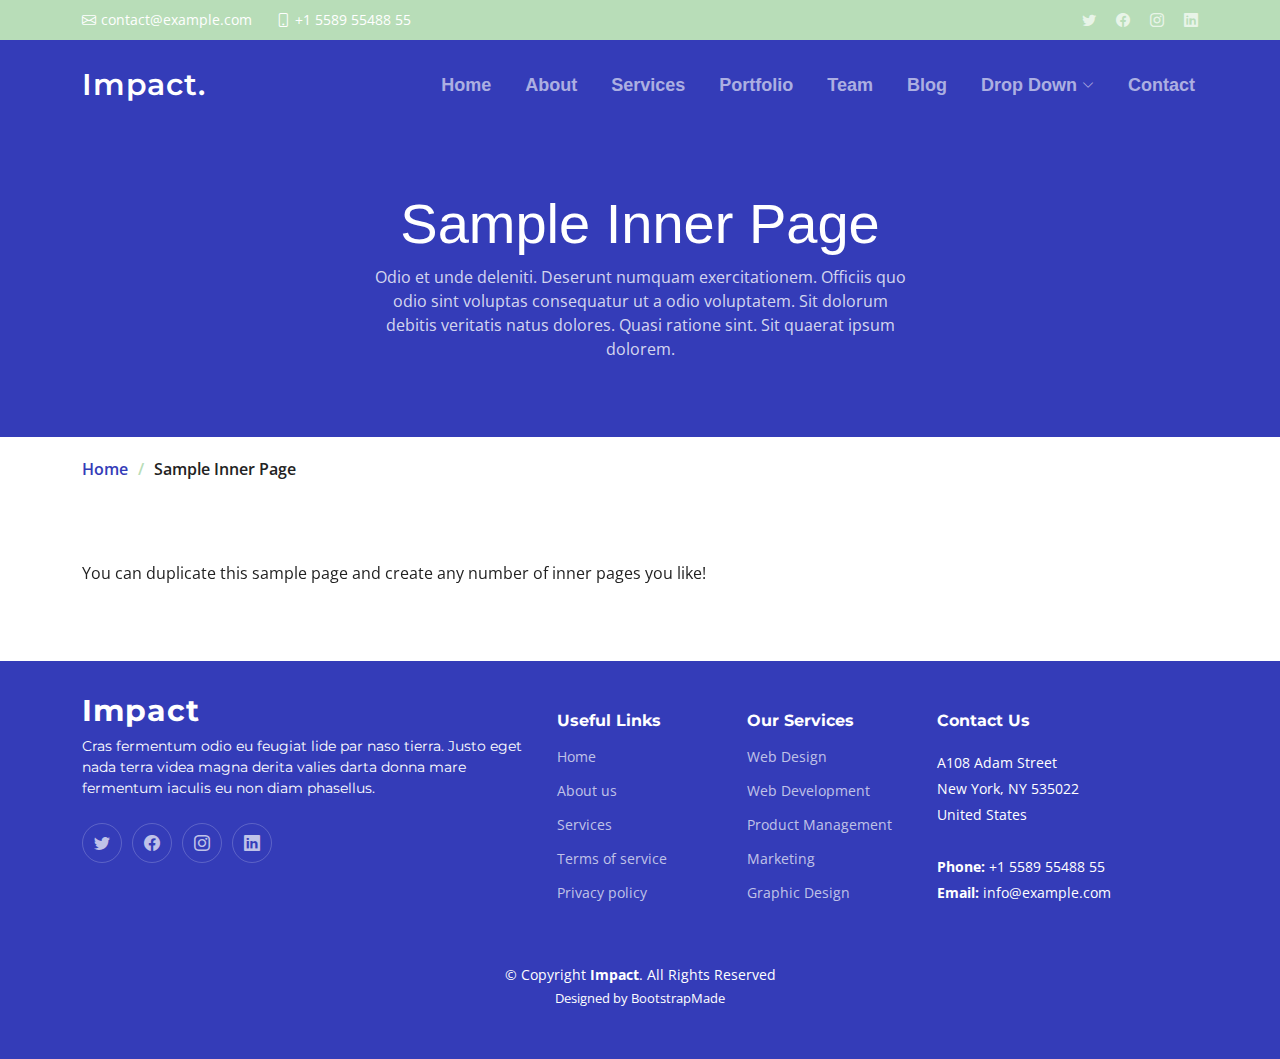
<file: sample-inner-page.html>
<!DOCTYPE html>
<html lang="en">

<head>
  <meta charset="utf-8">
  <meta content="width=device-width, initial-scale=1.0" name="viewport">

  <title>[Template] Sample Inner Page</title>
  <meta content="" name="description">
  <meta content="" name="keywords">

  <!-- Favicons -->
  <link href="assets/img/favicon.png" rel="icon">
  <link href="assets/img/apple-touch-icon.png" rel="apple-touch-icon">

  <!-- Google Fonts -->
  <link rel="preconnect" href="https://fonts.googleapis.com">
  <link rel="preconnect" href="https://fonts.gstatic.com" crossorigin>
  <link href="https://fonts.googleapis.com/css2?family=Open+Sans:ital,wght@0,300;0,400;0,500;0,600;0,700;1,300;1,400;1,600;1,700&family=Montserrat:ital,wght@0,300;0,400;0,500;0,600;0,700;1,300;1,400;1,500;1,600;1,700&family=Raleway:ital,wght@0,300;0,400;0,500;0,600;0,700;1,300;1,400;1,500;1,600;1,700&display=swap" rel="stylesheet">

  <!-- Vendor CSS Files -->
  <link href="assets/vendor/bootstrap/css/bootstrap.min.css" rel="stylesheet">
  <link href="assets/vendor/bootstrap-icons/bootstrap-icons.css" rel="stylesheet">
  <link href="assets/vendor/aos/aos.css" rel="stylesheet">
  <link href="assets/vendor/glightbox/css/glightbox.min.css" rel="stylesheet">
  <link href="assets/vendor/swiper/swiper-bundle.min.css" rel="stylesheet">

  <!-- Template Main CSS File -->
  <link href="assets/css/main.css" rel="stylesheet">

  <!-- =======================================================
  * Template Name: Impact - v1.2.0
  * Template URL: https://bootstrapmade.com/impact-bootstrap-business-website-template/
  * Author: BootstrapMade.com
  * License: https://bootstrapmade.com/license/
  ======================================================== -->
</head>

<body>

  <!-- ======= Header ======= -->
  <section id="topbar" class="topbar d-flex align-items-center">
    <div class="container d-flex justify-content-center justify-content-md-between">
      <div class="contact-info d-flex align-items-center">
        <i class="bi bi-envelope d-flex align-items-center"><a href="mailto:contact@example.com">contact@example.com</a></i>
        <i class="bi bi-phone d-flex align-items-center ms-4"><span>+1 5589 55488 55</span></i>
      </div>
      <div class="social-links d-none d-md-flex align-items-center">
        <a href="#" class="twitter"><i class="bi bi-twitter"></i></a>
        <a href="#" class="facebook"><i class="bi bi-facebook"></i></a>
        <a href="#" class="instagram"><i class="bi bi-instagram"></i></a>
        <a href="#" class="linkedin"><i class="bi bi-linkedin"></i></i></a>
      </div>
    </div>
  </section><!-- End Top Bar -->

  <header id="header" class="header d-flex align-items-center">

    <div class="container-fluid container-xl d-flex align-items-center justify-content-between">
      <a href="index.html" class="logo d-flex align-items-center">
        <!-- Uncomment the line below if you also wish to use an image logo -->
        <!-- <img src="assets/img/logo.png" alt=""> -->
        <h1>Impact<span>.</span></h1>
      </a>
      <nav id="navbar" class="navbar">
        <ul>
          <li><a href="#hero">Home</a></li>
          <li><a href="#about">About</a></li>
          <li><a href="#services">Services</a></li>
          <li><a href="#portfolio">Portfolio</a></li>
          <li><a href="#team">Team</a></li>
          <li><a href="blog.html">Blog</a></li>
          <li class="dropdown"><a href="#"><span>Drop Down</span> <i class="bi bi-chevron-down dropdown-indicator"></i></a>
            <ul>
              <li><a href="#">Drop Down 1</a></li>
              <li class="dropdown"><a href="#"><span>Deep Drop Down</span> <i class="bi bi-chevron-down dropdown-indicator"></i></a>
                <ul>
                  <li><a href="#">Deep Drop Down 1</a></li>
                  <li><a href="#">Deep Drop Down 2</a></li>
                  <li><a href="#">Deep Drop Down 3</a></li>
                  <li><a href="#">Deep Drop Down 4</a></li>
                  <li><a href="#">Deep Drop Down 5</a></li>
                </ul>
              </li>
              <li><a href="#">Drop Down 2</a></li>
              <li><a href="#">Drop Down 3</a></li>
              <li><a href="#">Drop Down 4</a></li>
            </ul>
          </li>
          <li><a href="#contact">Contact</a></li>
        </ul>
      </nav><!-- .navbar -->

      <i class="mobile-nav-toggle mobile-nav-show bi bi-list"></i>
      <i class="mobile-nav-toggle mobile-nav-hide d-none bi bi-x"></i>

    </div>
  </header><!-- End Header -->
  <!-- End Header -->

  <main id="main">

    <!-- ======= Breadcrumbs ======= -->
    <div class="breadcrumbs">
      <div class="page-header d-flex align-items-center" style="background-image: url('');">
        <div class="container position-relative">
          <div class="row d-flex justify-content-center">
            <div class="col-lg-6 text-center">
              <h2>Sample Inner Page</h2>
              <p>Odio et unde deleniti. Deserunt numquam exercitationem. Officiis quo odio sint voluptas consequatur ut a odio voluptatem. Sit dolorum debitis veritatis natus dolores. Quasi ratione sint. Sit quaerat ipsum dolorem.</p>
            </div>
          </div>
        </div>
      </div>
      <nav>
        <div class="container">
          <ol>
            <li><a href="index.html">Home</a></li>
            <li>Sample Inner Page</li>
          </ol>
        </div>
      </nav>
    </div><!-- End Breadcrumbs -->

    <section class="sample-page">
      <div class="container" data-aos="fade-up">

        <p>
          You can duplicate this sample page and create any number of inner pages you like!
        </p>

      </div>
    </section>

  </main><!-- End #main -->

  <!-- ======= Footer ======= -->
  <footer id="footer" class="footer">

    <div class="container">
      <div class="row gy-4">
        <div class="col-lg-5 col-md-12 footer-info">
          <a href="index.html" class="logo d-flex align-items-center">
            <span>Impact</span>
          </a>
          <p>Cras fermentum odio eu feugiat lide par naso tierra. Justo eget nada terra videa magna derita valies darta donna mare fermentum iaculis eu non diam phasellus.</p>
          <div class="social-links d-flex mt-4">
            <a href="#" class="twitter"><i class="bi bi-twitter"></i></a>
            <a href="#" class="facebook"><i class="bi bi-facebook"></i></a>
            <a href="#" class="instagram"><i class="bi bi-instagram"></i></a>
            <a href="#" class="linkedin"><i class="bi bi-linkedin"></i></a>
          </div>
        </div>

        <div class="col-lg-2 col-6 footer-links">
          <h4>Useful Links</h4>
          <ul>
            <li><a href="#">Home</a></li>
            <li><a href="#">About us</a></li>
            <li><a href="#">Services</a></li>
            <li><a href="#">Terms of service</a></li>
            <li><a href="#">Privacy policy</a></li>
          </ul>
        </div>

        <div class="col-lg-2 col-6 footer-links">
          <h4>Our Services</h4>
          <ul>
            <li><a href="#">Web Design</a></li>
            <li><a href="#">Web Development</a></li>
            <li><a href="#">Product Management</a></li>
            <li><a href="#">Marketing</a></li>
            <li><a href="#">Graphic Design</a></li>
          </ul>
        </div>

        <div class="col-lg-3 col-md-12 footer-contact text-center text-md-start">
          <h4>Contact Us</h4>
          <p>
            A108 Adam Street <br>
            New York, NY 535022<br>
            United States <br><br>
            <strong>Phone:</strong> +1 5589 55488 55<br>
            <strong>Email:</strong> info@example.com<br>
          </p>

        </div>

      </div>
    </div>

    <div class="container mt-4">
      <div class="copyright">
        &copy; Copyright <strong><span>Impact</span></strong>. All Rights Reserved
      </div>
      <div class="credits">
        <!-- All the links in the footer should remain intact. -->
        <!-- You can delete the links only if you purchased the pro version. -->
        <!-- Licensing information: https://bootstrapmade.com/license/ -->
        <!-- Purchase the pro version with working PHP/AJAX contact form: https://bootstrapmade.com/impact-bootstrap-business-website-template/ -->
        Designed by <a href="https://bootstrapmade.com/">BootstrapMade</a>
      </div>
    </div>

  </footer><!-- End Footer -->
  <!-- End Footer -->

  <a href="#" class="scroll-top d-flex align-items-center justify-content-center"><i class="bi bi-arrow-up-short"></i></a>

  <div id="preloader"></div>

  <!-- Vendor JS Files -->
  <script src="assets/vendor/bootstrap/js/bootstrap.bundle.min.js"></script>
  <script src="assets/vendor/aos/aos.js"></script>
  <script src="assets/vendor/glightbox/js/glightbox.min.js"></script>
  <script src="assets/vendor/purecounter/purecounter_vanilla.js"></script>
  <script src="assets/vendor/swiper/swiper-bundle.min.js"></script>
  <script src="assets/vendor/isotope-layout/isotope.pkgd.min.js"></script>
  <script src="assets/vendor/php-email-form/validate.js"></script>

  <!-- Template Main JS File -->
  <script src="assets/js/main.js"></script>

</body>

</html>
</file>
<file: assets/css/main.css>
/**
* Template Name: Impact - v1.2.0
* Template URL: https://bootstrapmade.com/impact-bootstrap-business-website-template/
* Author: BootstrapMade.com
* License: https://bootstrapmade.com/license/
*/

/*--------------------------------------------------------------
# Set main reusable colors and fonts using CSS variables
# Learn more about CSS variables at https://developer.mozilla.org/en-US/docs/Web/CSS/Using_CSS_custom_properties
--------------------------------------------------------------*/
/* Fonts */
:root {
  --font-default: "Open Sans", system-ui, -apple-system, "Segoe UI", Roboto, "Helvetica Neue", Arial, "Noto Sans", "Liberation Sans", sans-serif, "Apple Color Emoji", "Segoe UI Emoji", "Segoe UI Symbol", "Noto Color Emoji";
  --font-primary: "Montserrat", sans-serif;
  --font-secondary: "Poppins", sans-serif;
}

/* Colors */
:root {
  --color-default: #222222;
  --color-primary: #343cb8;
  --color-secondary:#B8DDB8;
}

/* Smooth scroll behavior */
:root {
  scroll-behavior: smooth;
}

/*--------------------------------------------------------------
# General
--------------------------------------------------------------*/
body {
  font-family: var(--font-default);
  color: var(--color-default);
}

a {
  color: var(--color-primary);
  text-decoration: none;
}

a:hover {
  color: #FFFFFF;
  text-decoration: none;
}

h1,
h2,
h3,
h4,
h5,
h6 {
  font-family: var(--font-primary);
}

/*--------------------------------------------------------------
# Sections & Section Header
--------------------------------------------------------------*/
section {
  padding: 60px 0;
  overflow: hidden;
}

.sections-bg {
  background-color: #FFFFFF;
}

.section-header {
  text-align: center;
  padding-bottom: 60px;
}

.section-header h2 {
  font-size: 32px;
  font-weight: 600;
  margin-bottom: 20px;
  padding-bottom: 20px;
  position: relative;
}

.section-header h2:after {
  content: "";
  position: absolute;
  display: block;
  width: 50px;
  height: 3px;
  background: var(--color-primary);
  left: 0;
  right: 0;
  bottom: 0;
  margin: auto;
}

.section-header p {
  margin-bottom: 0;
  color: #FFFFFF;
}

/*--------------------------------------------------------------
# Breadcrumbs
--------------------------------------------------------------*/
.breadcrumbs .page-header {
  padding: 60px 0 60px 0;
  min-height: 20vh;
  position: relative;
  background-color: var(--color-primary);
}

.breadcrumbs .page-header h2 {
  font-size: 56px;
  font-weight: 500;
  color: #fff;
  font-family: var(--font-secondary);
}

.breadcrumbs .page-header p {
  color: rgba(255, 255, 255, 0.8);
}

.breadcrumbs nav {
  background-color: #FFFFFF;
  padding: 20px 0;
}

.breadcrumbs nav ol {
  display: flex;
  flex-wrap: wrap;
  list-style: none;
  margin: 0;
  padding: 0;
  font-size: 16px;
  font-weight: 600;
  color: var(--color-default);
}

.breadcrumbs nav ol a {
  color: var(--color-primary);
  transition: 0.3s;
}

.breadcrumbs nav ol a:hover {
  text-decoration: underline;
}

.breadcrumbs nav ol li+li {
  padding-left: 10px;
}

.breadcrumbs nav ol li+li::before {
  display: inline-block;
  padding-right: 10px;
  color: var(--color-secondary);
  content: "/";
}

/*--------------------------------------------------------------
# Scroll top button
--------------------------------------------------------------*/
.scroll-top {
  position: fixed;
  visibility: hidden;
  opacity: 0;
  right: 15px;
  bottom: -15px;
  z-index: 99999;
  background: var(--color-secondary);
  width: 44px;
  height: 44px;
  border-radius: 50px;
  transition: all 0.4s;
}

.scroll-top i {
  font-size: 24px;
  color: #fff;
  line-height: 0;
}

.scroll-top:hover {
  background: rgba(52, 60, 184, 0.8);
  color: #fff;
}

.scroll-top.active {
  visibility: visible;
  opacity: 1;
  bottom: 15px;
}

/*--------------------------------------------------------------
# Preloader
--------------------------------------------------------------*/
#preloader {
  position: fixed;
  inset: 0;
  z-index: 999999;
  overflow: hidden;
  background: #fff;
  transition: all 0.6s ease-out;
}

#preloader:before {
  content: "";
  position: fixed;
  top: calc(50% - 30px);
  left: calc(50% - 30px);
  border: 6px solid #fff;
  border-color: var(--color-primary) transparent var(--color-primary) transparent;
  border-radius: 50%;
  width: 60px;
  height: 60px;
  -webkit-animation: animate-preloader 1.5s linear infinite;
  animation: animate-preloader 1.5s linear infinite;
}

@-webkit-keyframes animate-preloader {
  0% {
    transform: rotate(0deg);
  }

  100% {
    transform: rotate(360deg);
  }
}

@keyframes animate-preloader {
  0% {
    transform: rotate(0deg);
  }

  100% {
    transform: rotate(360deg);
  }
}

/*--------------------------------------------------------------
# Disable aos animation delay on mobile devices
--------------------------------------------------------------*/
@media screen and (max-width: 768px) {
  [data-aos-delay] {
    transition-delay: 0 !important;
  }
}

/*--------------------------------------------------------------
# Header
--------------------------------------------------------------*/
.topbar {
  background: #B8DDB8;
  height: 40px;
  font-size: 14px;
  transition: all 0.5s;
  color: #fff;
  padding: 0;
}

.topbar .contact-info i {
  font-style: normal;
  color: #fff;
  line-height: 0;
}

.topbar .contact-info i a,
.topbar .contact-info i span {
  padding-left: 5px;
  color: #fff;
}

@media (max-width: 575px) {

  .topbar .contact-info i a,
  .topbar .contact-info i span {
    font-size: 13px;
  }
}

.topbar .contact-info i a {
  line-height: 0;
  transition: 0.3s;
}

.topbar .contact-info i a:hover {
  color: #fff;
  text-decoration: underline;
}

.topbar .social-links a {
  color: rgba(255, 255, 255, 0.7);
  line-height: 0;
  transition: 0.3s;
  margin-left: 20px;
}

.topbar .social-links a:hover {
  color: #fff;
}

.header {
  transition: all 0.5s;
  z-index: 997;
  height: 90px;
  background-color: var(--color-primary);
}

.header.sticked {
  position: fixed;
  top: 0;
  right: 0;
  left: 0;
  height: 70px;
  box-shadow: 0px 2px 20px rgba(0, 0, 0, 0.1);
}

.header .logo img {
  max-height: 40px;
  margin-right: 6px;
}

.header .logo h1 {
  font-size: 30px;
  margin: 0;
  font-weight: 600;
  letter-spacing: 0.8px;
  color: #fff;
  font-family: var(--font-primary);
}

.header .logo h1 span {
  color: #5343cb8;
}

.sticked-header-offset {
  margin-top: 70px;
}

section {
  scroll-margin-top: 70px;
}

/*--------------------------------------------------------------
# Desktop Navigation
--------------------------------------------------------------*/
@media (min-width: 1280px) {
  .navbar {
    padding: 0;
  }

  .navbar ul {
    margin: 0;
    padding: 0;
    display: flex;
    list-style: none;
    align-items: center;
  }

  .navbar li {
    position: relative;
  }

  .navbar>ul>li {
    white-space: nowrap;
    padding: 10px 0 10px 28px;
  }

  .navbar a,
  .navbar a:focus {
    display: flex;
    align-items: center;
    justify-content: space-between;
    padding: 0 3px;
    font-family: var(--font-secondary);
    font-size: 18px;
    font-weight: 600;
    color: rgba(255, 255, 255, 0.6);
    white-space: nowrap;
    transition: 0.3s;
    position: relative;
  }

  .navbar a i,
  .navbar a:focus i {
    font-size: 12px;
    line-height: 0;
    margin-left: 5px;
  }

  .navbar>ul>li>a:before {
    content: "";
    position: absolute;
    width: 100%;
    height: 2px;
    bottom: -6px;
    left: 0;
    background-color: var(--color-secondary);
    visibility: hidden;
    width: 0px;
    transition: all 0.3s ease-in-out 0s;
  }

  .navbar a:hover:before,
  .navbar li:hover>a:before,
  .navbar .active:before {
    visibility: visible;
    width: 100%;
  }

  .navbar a:hover,
  .navbar .active,
  .navbar .active:focus,
  .navbar li:hover>a {
    color: #fff;
  }

  .navbar .dropdown ul {
    display: block;
    position: absolute;
    left: 28px;
    top: calc(100% + 30px);
    margin: 0;
    padding: 10px 0;
    z-index: 99;
    opacity: 0;
    visibility: hidden;
    background: #343cb8;
    box-shadow: 0px 0px 30px rgba(127, 137, 161, 0.25);
    transition: 0.3s;
    border-radius: 4px;
  }

  .navbar .dropdown ul li {
    min-width: 150px;
  }

  .navbar .dropdown ul a {
    padding: 10px 20px;
    font-size: 15px;
    text-transform: none;
    font-weight: 600;
    color: #5343cb8;
  }

  .navbar .dropdown ul a i {
    font-size: 12px;
  }

  .navbar .dropdown ul a:hover,
  .navbar .dropdown ul .active:hover,
  .navbar .dropdown ul li:hover>a {
    color: var(--color-primary);
  }

  .navbar .dropdown:hover>ul {
    opacity: 1;
    top: 100%;
    visibility: visible;
  }

  .navbar .dropdown .dropdown ul {
    top: 0;
    left: calc(100% - 30px);
    visibility: hidden;
  }

  .navbar .dropdown .dropdown:hover>ul {
    opacity: 1;
    top: 0;
    left: 100%;
    visibility: visible;
  }
}

@media (min-width: 1280px) and (max-width: 1366px) {
  .navbar .dropdown .dropdown ul {
    left: -90%;
  }

  .navbar .dropdown .dropdown:hover>ul {
    left: -100%;
  }
}

@media (min-width: 1280px) {

  .mobile-nav-show,
  .mobile-nav-hide {
    display: none;
  }
}

/*--------------------------------------------------------------
# Mobile Navigation
--------------------------------------------------------------*/
@media (max-width: 1279px) {
  .navbar {
    position: fixed;
    top: 0;
    right: -100%;
    width: 100%;
    max-width: 400px;
    bottom: 0;
    transition: 0.3s;
    z-index: 9997;
  }

  .navbar ul {
    position: absolute;
    inset: 0;
    padding: 50px 0 10px 0;
    margin: 0;
    background: rgba(0, 131, 116, 0.9);
    overflow-y: auto;
    transition: 0.3s;
    z-index: 9998;
  }

  .navbar a,
  .navbar a:focus {
    display: flex;
    align-items: center;
    justify-content: space-between;
    padding: 10px 20px;
    font-family: var(--font-primary);
    font-size: 15px;
    font-weight: 600;
    color: rgba(255, 255, 255, 0.7);
    white-space: nowrap;
    transition: 0.3s;
  }

  .navbar a i,
  .navbar a:focus i {
    font-size: 12px;
    line-height: 0;
    margin-left: 5px;
  }

  .navbar a:hover,
  .navbar .active,
  .navbar .active:focus,
  .navbar li:hover>a {
    color: #fff;
  }

  .navbar .getstarted,
  .navbar .getstarted:focus {
    background: var(--color-primary);
    padding: 8px 20px;
    border-radius: 4px;
    margin: 15px;
    color: #fff;
  }

  .navbar .getstarted:hover,
  .navbar .getstarted:focus:hover {
    color: #fff;
    background: rgba(0, 131, 116, 0.8);
  }

  .navbar .dropdown ul,
  .navbar .dropdown .dropdown ul {
    position: static;
    display: none;
    padding: 10px 0;
    margin: 10px 20px;
    transition: all 0.5s ease-in-out;
    background-color: #343cb8;
    border: 1px solid #56cb84;
  }

  .navbar .dropdown>.dropdown-active,
  .navbar .dropdown .dropdown>.dropdown-active {
    display: block;
  }

  .mobile-nav-show {
    color: rgba(255, 255, 255, 0.6);
    font-size: 28px;
    cursor: pointer;
    line-height: 0;
    transition: 0.5s;
    z-index: 9999;
    margin-right: 10px;
  }

  .mobile-nav-hide {
    color: #fff;
    font-size: 32px;
    cursor: pointer;
    line-height: 0;
    transition: 0.5s;
    position: fixed;
    right: 20px;
    top: 20px;
    z-index: 9999;
  }

  .mobile-nav-active {
    overflow: hidden;
  }

  .mobile-nav-active .navbar {
    right: 0;
  }

  .mobile-nav-active .navbar:before {
    content: "";
    position: fixed;
    inset: 0;
    background: rgba(0, 106, 93, 0.8);
    z-index: 9996;
  }
}

/*--------------------------------------------------------------
# About Us Section
--------------------------------------------------------------*/
.about h3 {
  font-weight: 700;
  font-size: 28px;
  margin-bottom: 20px;
  font-family: var(--font-secondary);
}

.about .call-us {
  left: 10%;
  right: 10%;
  bottom: 0;
  background-color: #fff;
  box-shadow: 0px 2px 25px rgba(0, 0, 0, 0.08);
  padding: 20px;
  text-align: center;
}

.about .call-us h4 {
  font-size: 24px;
  font-weight: 700;
  margin-bottom: 5px;
}

.about .call-us p {
  font-size: 28px;
  font-weight: 700;
  color: var(--color-primary);
}

.about .content ul {
  list-style: none;
  padding: 0;
}

.about .content ul li {
  padding: 0 0 10px 30px;
  position: relative;
}

.about .content ul i {
  position: absolute;
  font-size: 20px;
  left: 0;
  top: -3px;
  color: var(--color-primary);
}

.about .content p:last-child {
  margin-bottom: 0;
}

.about .play-btn {
  width: 94px;
  height: 94px;
  background: radial-gradient(var(--color-primary) 50%, rgba(0, 131, 116, 0.4) 52%);
  border-radius: 50%;
  display: block;
  position: absolute;
  left: calc(50% - 47px);
  top: calc(50% - 47px);
  overflow: hidden;
}

.about .play-btn:before {
  content: "";
  position: absolute;
  width: 120px;
  height: 120px;
  -webkit-animation-delay: 0s;
  animation-delay: 0s;
  -webkit-animation: pulsate-btn 2s;
  animation: pulsate-btn 2s;
  -webkit-animation-direction: forwards;
  animation-direction: forwards;
  -webkit-animation-iteration-count: infinite;
  animation-iteration-count: infinite;
  -webkit-animation-timing-function: steps;
  animation-timing-function: steps;
  opacity: 1;
  border-radius: 50%;
  border: 5px solid rgba(0, 131, 116, 0.7);
  top: -15%;
  left: -15%;
  background: rgba(198, 16, 0, 0);
}

.about .play-btn:after {
  content: "";
  position: absolute;
  left: 50%;
  top: 50%;
  transform: translateX(-40%) translateY(-50%);
  width: 0;
  height: 0;
  border-top: 10px solid transparent;
  border-bottom: 10px solid transparent;
  border-left: 15px solid #fff;
  z-index: 100;
  transition: all 400ms cubic-bezier(0.55, 0.055, 0.675, 0.19);
}

.about .play-btn:hover:before {
  content: "";
  position: absolute;
  left: 50%;
  top: 50%;
  transform: translateX(-40%) translateY(-50%);
  width: 0;
  height: 0;
  border: none;
  border-top: 10px solid transparent;
  border-bottom: 10px solid transparent;
  border-left: 15px solid #fff;
  z-index: 200;
  -webkit-animation: none;
  animation: none;
  border-radius: 0;
}

.about .play-btn:hover:after {
  border-left: 15px solid var(--color-primary);
  transform: scale(20);
}

@-webkit-keyframes pulsate-btn {
  0% {
    transform: scale(0.6, 0.6);
    opacity: 1;
  }

  100% {
    transform: scale(1, 1);
    opacity: 0;
  }
}

@keyframes pulsate-btn {
  0% {
    transform: scale(0.6, 0.6);
    opacity: 1;
  }

  100% {
    transform: scale(1, 1);
    opacity: 0;
  }
}

/*--------------------------------------------------------------
# Clients Section
--------------------------------------------------------------*/
.clients {
  padding: 40px 0;
}

.clients .swiper {
  padding: 10px 0;
}

.clients .swiper-slide img {
  transition: 0.3s;
}

.clients .swiper-slide img:hover {
  transform: scale(1.1);
}

.clients .swiper-pagination {
  margin-top: 20px;
  position: relative;
}

.clients .swiper-pagination .swiper-pagination-bullet {
  width: 12px;
  height: 12px;
  background-color: #fff;
  opacity: 1;
  background-color: #ddd;
}

.clients .swiper-pagination .swiper-pagination-bullet-active {
  background-color: var(--color-primary);
}

/*--------------------------------------------------------------
# Stats Counter Section
--------------------------------------------------------------*/
.stats-counter {
  padding: 40px 0;
}

.stats-counter .stats-item {
  padding: 20px 0;
  border-bottom: 1px solid #56cb84;
}

.stats-counter .stats-item .purecounter {
  min-width: 90px;
  padding-right: 15px;
}

.stats-counter .stats-item i {
  font-size: 44px;
  line-height: 0;
  margin-right: 15px;
}

.stats-counter .stats-item span {
  font-size: 40px;
  display: block;
  font-weight: 700;
  color: var(--color-primary);
  line-height: 40px;
}

.stats-counter .stats-item p {
  margin: 0;
  font-family: var(--font-primary);
  font-size: 14px;
}

/*--------------------------------------------------------------
# Call To Action Section
--------------------------------------------------------------*/
.call-to-action .container {
  background: linear-gradient(rgba(0, 0, 0, 0.5), rgba(0, 0, 0, 0.5)), url("../img/cta-bg.webp") center center;
  background-size: cover;
  padding: 100px 60px;
  border-radius: 15px;
  overflow: hidden;
}

.call-to-action h3 {
  color: #fff;
  font-size: 28px;
  font-weight: 700;
  margin-bottom: 20px;
}

.call-to-action p {
  color: #fff;
  margin-bottom: 20px;
}

.call-to-action .play-btn {
  width: 94px;
  height: 94px;
  margin-bottom: 20px;
  background: radial-gradient(var(--color-primary) 50%, rgba(0, 131, 116, 0.4) 52%);
  border-radius: 50%;
  display: inline-block;
  position: relative;
  overflow: hidden;
}

.call-to-action .play-btn:before {
  content: "";
  position: absolute;
  width: 120px;
  height: 120px;
  -webkit-animation-delay: 0s;
  animation-delay: 0s;
  -webkit-animation: pulsate-btn 2s;
  animation: pulsate-btn 2s;
  -webkit-animation-direction: forwards;
  animation-direction: forwards;
  -webkit-animation-iteration-count: infinite;
  animation-iteration-count: infinite;
  -webkit-animation-timing-function: steps;
  animation-timing-function: steps;
  opacity: 1;
  border-radius: 50%;
  border: 5px solid rgba(0, 131, 116, 0.7);
  top: -15%;
  left: -15%;
  background: rgba(198, 16, 0, 0);
}

.call-to-action .play-btn:after {
  content: "";
  position: absolute;
  left: 50%;
  top: 50%;
  transform: translateX(-40%) translateY(-50%);
  width: 0;
  height: 0;
  border-top: 10px solid transparent;
  border-bottom: 10px solid transparent;
  border-left: 15px solid #fff;
  z-index: 100;
  transition: all 400ms cubic-bezier(0.55, 0.055, 0.675, 0.19);
}

.call-to-action .play-btn:hover:before {
  content: "";
  position: absolute;
  left: 50%;
  top: 50%;
  transform: translateX(-40%) translateY(-50%);
  width: 0;
  height: 0;
  border: none;
  border-top: 10px solid transparent;
  border-bottom: 10px solid transparent;
  border-left: 15px solid #fff;
  z-index: 200;
  -webkit-animation: none;
  animation: none;
  border-radius: 0;
}

.call-to-action .play-btn:hover:after {
  border-left: 15px solid var(--color-primary);
  transform: scale(20);
}

.call-to-action .cta-btn {
  font-family: var(--font-primary);
  font-weight: 500;
  font-size: 16px;
  letter-spacing: 1px;
  display: inline-block;
  padding: 12px 48px;
  border-radius: 50px;
  transition: 0.5s;
  margin: 10px;
  border: 2px solid #fff;
  color: #fff;
}

.call-to-action .cta-btn:hover {
  background: var(--color-primary);
  border: 2px solid var(--color-primary);
}

@keyframes pulsate-btn {
  0% {
    transform: scale(0.6, 0.6);
    opacity: 1;
  }

  100% {
    transform: scale(1, 1);
    opacity: 0;
  }
}

/*--------------------------------------------------------------
# Our Services Section
--------------------------------------------------------------*/
.services {
  padding: 60px 0;
}

.services .service-item {
  padding: 40px;
  background: #fff;
  height: 100%;
  border-radius: 10px;
}

.services .service-item .icon {
  width: 48px;
  height: 48px;
  position: relative;
  margin-bottom: 50px;
}

.services .service-item .icon i {
  color: var(--color-default);
  font-size: 56px;
  transition: ease-in-out 0.3s;
  z-index: 2;
  position: relative;
}

.services .service-item .icon:before {
  position: absolute;
  content: "";
  height: 100%;
  width: 100%;
  background: #FFFFFF;
  border-radius: 50px;
  z-index: 1;
  top: 10px;
  right: -20px;
  transition: 0.3s;
}

.services .service-item h3 {
  color: var(--color-default);
  font-weight: 700;
  margin: 0 0 20px 0;
  padding-bottom: 8px;
  font-size: 22px;
  position: relative;
  display: inline-block;
  border-bottom: 4px solid #FFFFFF;
  transition: 0.3s;
}

.services .service-item p {
  line-height: 24px;
  font-size: 14px;
  margin-bottom: 0;
}

.services .service-item .readmore {
  margin-top: 15px;
  display: inline-block;
  color: var(--color-primary);
}

.services .service-item:hover .icon:before {
  background: #5343cb8;
}

.services .service-item:hover h3 {
  border-color: var(--color-primary);
}

/*--------------------------------------------------------------
# Testimonials Section
--------------------------------------------------------------*/
.testimonials .testimonial-wrap {
  padding-left: 10px;
}

.testimonials .testimonial-item {
  box-sizing: content-box;
  padding: 30px;
  margin: 30px 10px;
  box-shadow: 0px 0 15px rgba(0, 0, 0, 0.1);
  position: relative;
  background: #fff;
  border-radius: 10px;
}

.testimonials .testimonial-item .testimonial-img {
  width: 90px;
  border-radius: 50px;
  margin-right: 15px;
}

.testimonials .testimonial-item h3 {
  font-size: 18px;
  font-weight: bold;
  margin: 10px 0 5px 0;
  color: #000;
}

.testimonials .testimonial-item h4 {
  font-size: 14px;
  color: #FFFFFF;
  margin: 0;
}

.testimonials .testimonial-item .stars {
  margin: 10px 0;
}

.testimonials .testimonial-item .stars i {
  color: #ffc107;
  margin: 0 1px;
}

.testimonials .testimonial-item .quote-icon-left,
.testimonials .testimonial-item .quote-icon-right {
  color: #5343cb8;
  font-size: 26px;
  line-height: 0;
}

.testimonials .testimonial-item .quote-icon-left {
  display: inline-block;
  left: -5px;
  position: relative;
}

.testimonials .testimonial-item .quote-icon-right {
  display: inline-block;
  right: -5px;
  position: relative;
  top: 10px;
  transform: scale(-1, -1);
}

.testimonials .testimonial-item p {
  font-style: italic;
  margin: 15px auto 15px auto;
}

.testimonials .swiper-pagination {
  margin-top: 20px;
  position: relative;
}

.testimonials .swiper-pagination .swiper-pagination-bullet {
  width: 12px;
  height: 12px;
  background-color: rgba(0, 0, 0, 0.2);
  opacity: 1;
}

.testimonials .swiper-pagination .swiper-pagination-bullet-active {
  background-color: var(--color-primary);
}

@media (max-width: 767px) {
  .testimonials .testimonial-wrap {
    padding-left: 0;
  }

  .testimonials .testimonial-item {
    padding: 30px;
    margin: 15px;
  }

  .testimonials .testimonial-item .testimonial-img {
    position: static;
    left: auto;
  }
}

/*--------------------------------------------------------------
# Portfolio Section
--------------------------------------------------------------*/
.portfolio .portfolio-flters {
  padding: 0 0 20px 0;
  margin: 0 auto;
  list-style: none;
  text-align: center;
}

.portfolio .portfolio-flters li {
  cursor: pointer;
  display: inline-block;
  padding: 0;
  font-size: 18px;
  font-weight: 500;
  margin: 0 10px;
  line-height: 1;
  transition: all 0.3s ease-in-out;
}

.portfolio .portfolio-flters li:hover,
.portfolio .portfolio-flters li.filter-active {
  color: var(--color-primary);
}

.portfolio .portfolio-flters li:first-child {
  margin-left: 0;
}

.portfolio .portfolio-flters li:last-child {
  margin-right: 0;
}

@media (max-width: 575px) {
  .portfolio .portfolio-flters li {
    font-size: 14px;
    margin: 0 5px;
  }
}

.portfolio .portfolio-wrap {
  box-shadow: 0px 10px 30px rgba(0, 0, 0, 0.1);
  border-radius: 10px;
  height: 100%;
  overflow: hidden;
}

.portfolio .portfolio-wrap img {
  transition: 0.3s;
  position: relative;
  z-index: 1;
}

.portfolio .portfolio-wrap .portfolio-info {
  padding: 25px 20px;
  background-color: #fff;
  position: relative;
  border-top: 1px solid #FFFFFF;
  z-index: 2;
}

.portfolio .portfolio-wrap .portfolio-info h4 {
  font-size: 18px;
  font-weight: 600;
  padding-right: 50px;
}

.portfolio .portfolio-wrap .portfolio-info h4 a {
  color: var(--color-default);
  transition: 0.3s;
}

.portfolio .portfolio-wrap .portfolio-info h4 a:hover {
  color: var(--color-primary);
}

.portfolio .portfolio-wrap .portfolio-info p {
  color: #6c757d;
  font-size: 14px;
  margin-bottom: 0;
  padding-right: 50px;
}

.portfolio .portfolio-wrap:hover img {
  transform: scale(1.1);
}

/*--------------------------------------------------------------
# Portfolio Details Section
--------------------------------------------------------------*/
.portfolio-details .portfolio-details-slider img {
  width: 100%;
}

.portfolio-details .portfolio-details-slider .swiper-pagination .swiper-pagination-bullet {
  width: 12px;
  height: 12px;
  background-color: rgba(255, 255, 255, 0.7);
  opacity: 1;
}

.portfolio-details .portfolio-details-slider .swiper-pagination .swiper-pagination-bullet-active {
  background-color: var(--color-primary);
}

.portfolio-details .swiper-button-prev,
.portfolio-details .swiper-button-next {
  width: 48px;
  height: 48px;
}

.portfolio-details .swiper-button-prev:after,
.portfolio-details .swiper-button-next:after {
  color: rgba(255, 255, 255, 0.8);
  background-color: rgba(0, 0, 0, 0.2);
  font-size: 24px;
  border-radius: 50%;
  width: 48px;
  height: 48px;
  display: flex;
  align-items: center;
  justify-content: center;
  transition: 0.3s;
}

.portfolio-details .swiper-button-prev:hover:after,
.portfolio-details .swiper-button-next:hover:after {
  background-color: rgba(0, 0, 0, 0.6);
}

@media (max-width: 575px) {

  .portfolio-details .swiper-button-prev,
  .portfolio-details .swiper-button-next {
    display: none;
  }
}

.portfolio-details .portfolio-info h3 {
  font-size: 22px;
  font-weight: 700;
  margin-bottom: 20px;
  padding-bottom: 20px;
  position: relative;
}

.portfolio-details .portfolio-info h3:after {
  content: "";
  position: absolute;
  display: block;
  width: 50px;
  height: 3px;
  background: var(--color-primary);
  left: 0;
  bottom: 0;
}

.portfolio-details .portfolio-info ul {
  list-style: none;
  padding: 0;
  font-size: 15px;
}

.portfolio-details .portfolio-info ul li {
  display: flex;
  flex-direction: column;
  padding-bottom: 15px;
  font-size: 16px;
}

.portfolio-details .portfolio-info ul strong {
  text-transform: uppercase;
  font-weight: 400;
  color: #9c9c9c;
  font-size: 12px;
}

.portfolio-details .portfolio-info .btn-visit {
  padding: 8px 40px;
  background: var(--color-primary);
  color: #fff;
  border-radius: 50px;
  transition: 0.3s;
}

.portfolio-details .portfolio-info .btn-visit:hover {
  background: #009d8b;
}

.portfolio-details .portfolio-description h2 {
  font-size: 26px;
  font-weight: 700;
  margin-bottom: 20px;
}

.portfolio-details .portfolio-description p {
  padding: 0;
}

.portfolio-details .portfolio-description .testimonial-item {
  padding: 30px 30px 0 30px;
  position: relative;
  background: white;
  height: 100%;
  margin-bottom: 50px;
}

.portfolio-details .portfolio-description .testimonial-item .testimonial-img {
  width: 90px;
  border-radius: 50px;
  border: 6px solid #fff;
  float: left;
  margin: 0 10px 0 0;
}

.portfolio-details .portfolio-description .testimonial-item h3 {
  font-size: 18px;
  font-weight: bold;
  margin: 15px 0 5px 0;
  padding-top: 20px;
}

.portfolio-details .portfolio-description .testimonial-item h4 {
  font-size: 14px;
  color: #6c757d;
  margin: 0;
}

.portfolio-details .portfolio-description .testimonial-item .quote-icon-left,
.portfolio-details .portfolio-description .testimonial-item .quote-icon-right {
  color: #009d8b;
  font-size: 26px;
  line-height: 0;
}

.portfolio-details .portfolio-description .testimonial-item .quote-icon-left {
  display: inline-block;
  left: -5px;
  position: relative;
}

.portfolio-details .portfolio-description .testimonial-item .quote-icon-right {
  display: inline-block;
  right: -5px;
  position: relative;
  top: 10px;
  transform: scale(-1, -1);
}

.portfolio-details .portfolio-description .testimonial-item p {
  font-style: italic;
  margin: 0 0 15px 0 0 0;
  padding: 0;
}

/*--------------------------------------------------------------
# Our Team Section
--------------------------------------------------------------*/
.team .member {
  text-align: center;
  background: #fff;
  border-radius: 10px;
  padding: 15px;
  overflow: hidden;
  box-shadow: 0px 2px 25px rgba(0, 0, 0, 0.1);
}

.team .member img {
  border-radius: 10px;
  overflow: hidden;
}

.team .member .member-content {
  padding: 0 20px 30px 20px;
}

.team .member h4 {
  font-weight: 700;
  margin-top: 16px;
  margin-bottom: 2px;
  font-size: 20px;
}

.team .member span {
  font-style: italic;
  display: block;
  font-size: 14px;
  color: #6c757d;
}

.team .member p {
  padding-top: 10px;
  font-size: 14px;
  font-style: italic;
  color: #6c757d;
}

.team .member .social {
  margin-top: 15px;
  margin-bottom: 10px;
  display: flex;
  align-items: center;
  justify-content: space-around;
}

.team .member .social a {
  color: #a2a2a2;
  transition: 0.3s;
  border-radius: 50%;
  width: 40px;
  height: 40px;
  display: flex;
  align-items: center;
  justify-content: center;
  border: 1px solid #bbbbbb;
}

.team .member .social a:hover {
  color: var(--color-primary);
  border-color: var(--color-primary);
}

.team .member .social i {
  font-size: 18px;
  margin: 0 2px;
}

/*--------------------------------------------------------------
# Pricing Section
--------------------------------------------------------------*/
.pricing .pricing-item {
  padding: 60px 40px;
  box-shadow: 0 3px 20px -2px rgba(108, 117, 125, 0.15);
  background: #fff;
  height: 100%;
  position: relative;
  border-radius: 15px;
}

.pricing h3 {
  font-weight: 600;
  margin-bottom: 15px;
  font-size: 20px;
  color: #555555;
  text-align: center;
}

.pricing .icon {
  margin: 30px auto 30px auto;
  width: 70px;
  height: 70px;
  background: var(--color-primary);
  border-radius: 50%;
  display: flex;
  align-items: center;
  justify-content: center;
  transition: 0.3s;
  transform-style: preserve-3d;
}

.pricing .icon i {
  color: #fff;
  font-size: 28px;
  transition: ease-in-out 0.3s;
  line-height: 0;
}

.pricing .icon::before {
  position: absolute;
  content: "";
  height: 86px;
  width: 86px;
  border-radius: 50%;
  background: #87c1bb;
  transition: all 0.3s ease-out 0s;
  transform: translateZ(-1px);
}

.pricing .icon::after {
  position: absolute;
  content: "";
  height: 102px;
  width: 102px;
  border-radius: 50%;
  background: #d2eeeb;
  transition: all 0.3s ease-out 0s;
  transform: translateZ(-2px);
}

.pricing h4 {
  font-size: 48px;
  color: var(--color-secondary);
  font-weight: 700;
  font-family: var(--font-secondary);
  margin-bottom: 0;
  text-align: center;
}

.pricing h4 sup {
  font-size: 28px;
}

.pricing h4 span {
  color: rgba(108, 117, 125, 0.8);
  font-size: 18px;
  font-weight: 400;
}

.pricing ul {
  padding: 20px 0;
  list-style: none;
  color: #6c757d;
  text-align: left;
  line-height: 20px;
}

.pricing ul li {
  padding: 10px 0;
  display: flex;
  align-items: center;
}

.pricing ul i {
  color: #059652;
  font-size: 24px;
  padding-right: 3px;
}

.pricing ul .na {
  color: rgba(108, 117, 125, 0.5);
}

.pricing ul .na i {
  color: rgba(108, 117, 125, 0.5);
}

.pricing ul .na span {
  text-decoration: line-through;
}

.pricing .buy-btn {
  display: inline-block;
  padding: 10px 40px;
  border-radius: 50px;
  color: var(--color-primary);
  border: 1px solid rgba(0, 131, 116, 0.2);
  transition: none;
  font-size: 16px;
  font-weight: 600;
  font-family: var(--font-primary);
  transition: 0.3s;
}

.pricing .buy-btn:hover {
  background: var(--color-primary);
  color: #fff;
}

.pricing .featured {
  z-index: 10;
  border: 3px solid var(--color-primary);
}

@media (min-width: 992px) {
  .pricing .featured {
    transform: scale(1.15);
  }
}

/*--------------------------------------------------------------
# Frequently Asked Questions Section
--------------------------------------------------------------*/
.faq .content h3 {
  font-weight: 400;
  font-size: 34px;
}

.faq .content h4 {
  font-size: 20px;
  font-weight: 700;
  margin-top: 5px;
}

.faq .content p {
  font-size: 15px;
  color: #6c757d;
}

.faq .accordion-item {
  border: 0;
  margin-bottom: 20px;
  box-shadow: 0px 5px 25px 0px rgba(0, 0, 0, 0.06);
  border-radius: 10px;
}

.faq .accordion-item:last-child {
  margin-bottom: 0;
}

.faq .accordion-collapse {
  border: 0;
}

.faq .accordion-button {
  padding: 20px 50px 20px 20px;
  font-weight: 600;
  border: 0;
  font-size: 18px;
  line-height: 24px;
  color: var(--color-default);
  text-align: left;
  background: #fff;
  box-shadow: none;
  border-radius: 10px;
}

.faq .accordion-button .num {
  padding-right: 10px;
  font-size: 20px;
  line-height: 0;
  color: var(--color-primary);
}

.faq .accordion-button:not(.collapsed) {
  color: var(--color-primary);
  border-bottom: 0;
  box-shadow: none;
}

.faq .accordion-button:after {
  position: absolute;
  right: 20px;
  top: 20px;
}

.faq .accordion-body {
  padding: 0 40px 30px 45px;
  border: 0;
  border-radius: 10px;
  background: #fff;
  box-shadow: none;
}

/*--------------------------------------------------------------
# Recent Blog Posts Section
--------------------------------------------------------------*/
.recent-posts article {
  box-shadow: 0 4px 16px rgba(0, 0, 0, 0.1);
  background-color: #fff;
  padding: 30px;
  height: 100%;
  border-radius: 10px;
  overflow: hidden;
}

.recent-posts .post-img {
  max-height: 240px;
  margin: -30px -30px 15px -30px;
  overflow: hidden;
}

.recent-posts .post-category {
  font-size: 16px;
  color: #6f6f6f;
  margin-bottom: 10px;
}

.recent-posts .title {
  font-size: 22px;
  font-weight: 700;
  padding: 0;
  margin: 0 0 20px 0;
}

.recent-posts .title a {
  color: var(--color-default);
  transition: 0.3s;
}

.recent-posts .title a:hover {
  color: var(--color-primary);
}

.recent-posts .post-author-img {
  width: 50px;
  border-radius: 50%;
  margin-right: 15px;
}

.recent-posts .post-author {
  font-weight: 600;
  margin-bottom: 5px;
}

.recent-posts .post-date {
  font-size: 14px;
  color: #3c3c3c;
  margin-bottom: 0;
}

/*--------------------------------------------------------------
# Contact Section
--------------------------------------------------------------*/
.contact .info-container {
  background-color: var(--color-primary);
  height: 100%;
  padding: 20px;
  border-radius: 10px 0 0 10px;
  box-shadow: 0px 2px 25px rgba(0, 0, 0, 0.1);
}

.contact .info-item {
  width: 100%;
  background-color: #343cb8;
  margin-bottom: 20px;
  padding: 20px;
  border-radius: 10px;
  color: #fff;
}

.contact .info-item:last-child {
  margin-bottom: 0;
}

.contact .info-item i {
  font-size: 20px;
  color: #fff;
  float: left;
  width: 44px;
  height: 44px;
  background-color: rgba(255, 255, 255, 0.2);
  display: flex;
  justify-content: center;
  align-items: center;
  border-radius: 50px;
  transition: all 0.3s ease-in-out;
  margin-right: 15px;
}

.contact .info-item h4 {
  padding: 0;
  font-size: 20px;
  font-weight: 600;
  margin-bottom: 5px;
}

.contact .info-item p {
  padding: 0;
  margin-bottom: 0;
  font-size: 14px;
}

.contact .info-item:hover i {
  background: #fff;
  color: var(--color-primary);
}

.contact .php-email-form {
  width: 100%;
  height: 100%;
  background: #fff;
  box-shadow: 0px 2px 25px rgba(0, 0, 0, 0.1);
  padding: 30px;
  border-radius: 0 10px 10px 0;
}

.contact .php-email-form .form-group {
  padding-bottom: 8px;
}

.contact .php-email-form .error-message {
  display: none;
  color: #fff;
  background: #df1529;
  text-align: left;
  padding: 15px;
  font-weight: 600;
}

.contact .php-email-form .error-message br+br {
  margin-top: 25px;
}

.contact .php-email-form .sent-message {
  display: none;
  color: #fff;
  background: #059652;
  text-align: center;
  padding: 15px;
  font-weight: 600;
}

.contact .php-email-form .loading {
  display: none;
  background: #fff;
  text-align: center;
  padding: 15px;
}

.contact .php-email-form .loading:before {
  content: "";
  display: inline-block;
  border-radius: 50%;
  width: 24px;
  height: 24px;
  margin: 0 10px -6px 0;
  border: 3px solid #059652;
  border-top-color: #fff;
  -webkit-animation: animate-loading 1s linear infinite;
  animation: animate-loading 1s linear infinite;
}

.contact .php-email-form input,
.contact .php-email-form textarea {
  border-radius: 0;
  box-shadow: none;
  font-size: 14px;
}

.contact .php-email-form input[type=text],
.contact .php-email-form input[type=email],
.contact .php-email-form textarea {
  padding: 12px 15px;
}

.contact .php-email-form input[type=text]:focus,
.contact .php-email-form input[type=email]:focus,
.contact .php-email-form textarea:focus {
  border-color: var(--color-primary);
}

.contact .php-email-form textarea {
  padding: 10px 12px;
}

.contact .php-email-form button[type=submit] {
  background: var(--color-primary);
  border: 0;
  padding: 14px 45px;
  color: #fff;
  transition: 0.4s;
  border-radius: 50px;
}

.contact .php-email-form button[type=submit]:hover {
  background: rgba(0, 131, 116, 0.8);
}

@-webkit-keyframes animate-loading {
  0% {
    transform: rotate(0deg);
  }

  100% {
    transform: rotate(360deg);
  }
}

@keyframes animate-loading {
  0% {
    transform: rotate(0deg);
  }

  100% {
    transform: rotate(360deg);
  }
}

/*--------------------------------------------------------------
# Hero Section
--------------------------------------------------------------*/
.hero {
  width: 100%;
  position: relative;
  background: var(--color-primary);
  padding: 60px 0 0 0;
}

@media (min-width: 1365px) {
  .hero {
    background-attachment: fixed;
  }
}

.hero h2 {
  font-size: 48px;
  font-weight: 700;
  margin-bottom: 20px;
  color: #fff;
}

.hero p {
  color: rgba(255, 255, 255, 0.6);
  font-weight: 400;
  margin-bottom: 30px;
}

.hero .btn-get-started {
  font-family: var(--font-primary);
  font-weight: 500;
  font-size: 15px;
  letter-spacing: 1px;
  display: inline-block;
  padding: 14px 40px;
  border-radius: 50px;
  transition: 0.3s;
  color: #fff;
  background: rgba(255, 255, 255, 0.1);
  box-shadow: 0 0 15px rgba(0, 0, 0, 0.08);
  border: 2px solid rgba(255, 255, 255, 0.1);
}

.hero .btn-get-started:hover {
  border-color: rgba(255, 255, 255, 0.5);
}

.hero .btn-watch-video {
  font-size: 16px;
  transition: 0.5s;
  margin-left: 25px;
  color: #fff;
  font-weight: 600;
}

.hero .btn-watch-video i {
  color: rgba(255, 255, 255, 0.5);
  font-size: 32px;
  transition: 0.3s;
  line-height: 0;
  margin-right: 8px;
}

.hero .btn-watch-video:hover i {
  color: #fff;
}

@media (max-width: 640px) {
  .hero h2 {
    font-size: 36px;
  }

  .hero .btn-get-started,
  .hero .btn-watch-video {
    font-size: 14px;
  }
}

.hero .icon-boxes {
  padding-bottom: 60px;
}

@media (min-width: 1200px) {
  .hero .icon-boxes:before {
    content: "";
    position: absolute;
    bottom: 0;
    left: 0;
    right: 0;
    height: calc(50% + 20px);
    background-color: #fff;
  }
}

.hero .icon-box {
  padding: 60px 30px;
  position: relative;
  overflow: hidden;
  background: #56cb84;
  box-shadow: 0 0 29px 0 rgba(0, 0, 0, 0.08);
  transition: all 0.3s ease-in-out;
  border-radius: 8px;
  z-index: 1;
  height: 100%;
  width: 100%;
  text-align: center;
}

.hero .icon-box .title {
  font-weight: 700;
  margin-bottom: 15px;
  font-size: 24px;
}

.hero .icon-box .title a {
  color: #fff;
  transition: 0.3s;
}

.hero .icon-box .icon {
  margin-bottom: 20px;
  padding-top: 10px;
  display: inline-block;
  transition: all 0.3s ease-in-out;
  font-size: 48px;
  line-height: 1;
  color: rgba(255, 255, 255, 0.6);
}

.hero .icon-box:hover {
  background: #343cb8;
}

.hero .icon-box:hover .title a,
.hero .icon-box:hover .icon {
  color: #fff;
}

/*--------------------------------------------------------------
# Blog
--------------------------------------------------------------*/
.blog .blog-pagination {
  margin-top: 30px;
  color: #555555;
}

.blog .blog-pagination ul {
  display: flex;
  padding: 0;
  margin: 0;
  list-style: none;
}

.blog .blog-pagination li {
  margin: 0 5px;
  transition: 0.3s;
  border-radius: 10px;
}

.blog .blog-pagination li a {
  color: var(--color-default);
  padding: 7px 16px;
  display: flex;
  align-items: center;
  justify-content: center;
}

.blog .blog-pagination li.active,
.blog .blog-pagination li:hover {
  background: var(--color-primary);
  color: #fff;
}

.blog .blog-pagination li.active a,
.blog .blog-pagination li:hover a {
  color: var(--color-white);
}

/*--------------------------------------------------------------
# Blog Posts List
--------------------------------------------------------------*/
.blog .posts-list article {
  box-shadow: 0 4px 16px rgba(0, 0, 0, 0.1);
  padding: 30px;
  height: 100%;
  border-radius: 10px;
  overflow: hidden;
}

.blog .posts-list .post-img {
  max-height: 240px;
  margin: -30px -30px 15px -30px;
  overflow: hidden;
}

.blog .posts-list .post-category {
  font-size: 16px;
  color: #555555;
  margin-bottom: 10px;
}

.blog .posts-list .title {
  font-size: 22px;
  font-weight: 700;
  padding: 0;
  margin: 0 0 20px 0;
}

.blog .posts-list .title a {
  color: var(--color-default);
  transition: 0.3s;
}

.blog .posts-list .title a:hover {
  color: var(--color-primary);
}

.blog .posts-list .post-author-img {
  width: 50px;
  border-radius: 50%;
  margin-right: 15px;
}

.blog .posts-list .post-author-list {
  font-weight: 600;
  margin-bottom: 5px;
}

.blog .posts-list .post-date {
  font-size: 14px;
  color: #3c3c3c;
  margin-bottom: 0;
}

/*--------------------------------------------------------------
# Blog Details
--------------------------------------------------------------*/
.blog .blog-details {
  box-shadow: 0 4px 16px rgba(0, 0, 0, 0.1);
  padding: 30px;
  border-radius: 10px;
}

.blog .blog-details .post-img {
  margin: -30px -30px 20px -30px;
  overflow: hidden;
  border-radius: 10px 10px 0 0;
}

.blog .blog-details .title {
  font-size: 28px;
  font-weight: 700;
  padding: 0;
  margin: 20px 0 0 0;
  color: var(--color-default);
}

.blog .blog-details .content {
  margin-top: 20px;
}

.blog .blog-details .content h3 {
  font-size: 22px;
  margin-top: 30px;
  font-weight: bold;
}

.blog .blog-details .content blockquote {
  overflow: hidden;
  background-color: rgba(34, 34, 34, 0.06);
  padding: 60px;
  position: relative;
  text-align: center;
  margin: 20px 0;
}

.blog .blog-details .content blockquote p {
  color: var(--color-default);
  line-height: 1.6;
  margin-bottom: 0;
  font-style: italic;
  font-weight: 500;
  font-size: 22px;
}

.blog .blog-details .content blockquote:after {
  content: "";
  position: absolute;
  left: 0;
  top: 0;
  bottom: 0;
  width: 3px;
  background-color: var(--color-secondary);
  margin-top: 20px;
  margin-bottom: 20px;
}

.blog .blog-details .meta-top {
  margin-top: 20px;
  color: #6c757d;
}

.blog .blog-details .meta-top ul {
  display: flex;
  flex-wrap: wrap;
  list-style: none;
  align-items: center;
  padding: 0;
  margin: 0;
}

.blog .blog-details .meta-top ul li+li {
  padding-left: 20px;
}

.blog .blog-details .meta-top i {
  font-size: 16px;
  margin-right: 8px;
  line-height: 0;
  color: var(--color-primary);
}

.blog .blog-details .meta-top a {
  color: #6c757d;
  font-size: 14px;
  display: inline-block;
  line-height: 1;
}

.blog .blog-details .meta-bottom {
  padding-top: 10px;
  border-top: 1px solid rgba(34, 34, 34, 0.15);
}

.blog .blog-details .meta-bottom i {
  color: #555555;
  display: inline;
}

.blog .blog-details .meta-bottom a {
  color: rgba(34, 34, 34, 0.8);
  transition: 0.3s;
}

.blog .blog-details .meta-bottom a:hover {
  color: var(--color-primary);
}

.blog .blog-details .meta-bottom .cats {
  list-style: none;
  display: inline;
  padding: 0 20px 0 0;
  font-size: 14px;
}

.blog .blog-details .meta-bottom .cats li {
  display: inline-block;
}

.blog .blog-details .meta-bottom .tags {
  list-style: none;
  display: inline;
  padding: 0;
  font-size: 14px;
}

.blog .blog-details .meta-bottom .tags li {
  display: inline-block;
}

.blog .blog-details .meta-bottom .tags li+li::before {
  padding-right: 6px;
  color: var(--color-default);
  content: ",";
}

.blog .blog-details .meta-bottom .share {
  font-size: 16px;
}

.blog .blog-details .meta-bottom .share i {
  padding-left: 5px;
}

.blog .post-author {
  padding: 20px;
  margin-top: 30px;
  box-shadow: 0 4px 16px rgba(0, 0, 0, 0.1);
  border-radius: 10px;
}

.blog .post-author img {
  max-width: 120px;
  margin-right: 20px;
}

.blog .post-author h4 {
  font-weight: 600;
  font-size: 22px;
  margin-bottom: 0px;
  padding: 0;
  color: var(--color-default);
}

.blog .post-author .social-links {
  margin: 0 10px 10px 0;
}

.blog .post-author .social-links a {
  color: rgba(34, 34, 34, 0.5);
  margin-right: 5px;
}

.blog .post-author p {
  font-style: italic;
  color: rgba(108, 117, 125, 0.8);
  margin-bottom: 0;
}

/*--------------------------------------------------------------
# Blog Sidebar
--------------------------------------------------------------*/
.blog .sidebar {
  padding: 30px;
  box-shadow: 0 4px 16px rgba(0, 0, 0, 0.1);
  border-radius: 10px;
}

.blog .sidebar .sidebar-title {
  font-size: 20px;
  font-weight: 700;
  padding: 0;
  margin: 0;
  color: var(--color-default);
}

.blog .sidebar .sidebar-item+.sidebar-item {
  margin-top: 40px;
}

.blog .sidebar .search-form form {
  background: #fff;
  border: 1px solid rgba(34, 34, 34, 0.3);
  padding: 5px 10px;
  position: relative;
  border-radius: 50px;
}

.blog .sidebar .search-form form input[type=text] {
  border: 0;
  padding: 4px;
  border-radius: 50px;
  width: calc(100% - 60px);
}

.blog .sidebar .search-form form input[type=text]:focus {
  outline: none;
}

.blog .sidebar .search-form form button {
  position: absolute;
  top: 0;
  right: 0;
  bottom: 0;
  border: 0;
  background: none;
  font-size: 16px;
  padding: 0 25px;
  margin: -1px;
  background: var(--color-primary);
  color: #fff;
  transition: 0.3s;
  border-radius: 50px;
  line-height: 0;
}

.blog .sidebar .search-form form button i {
  line-height: 0;
}

.blog .sidebar .search-form form button:hover {
  background: rgba(0, 131, 116, 0.8);
}

.blog .sidebar .categories ul {
  list-style: none;
  padding: 0;
}

.blog .sidebar .categories ul li+li {
  padding-top: 10px;
}

.blog .sidebar .categories ul a {
  color: var(--color-default);
  transition: 0.3s;
}

.blog .sidebar .categories ul a:hover {
  color: var(--color-primary);
}

.blog .sidebar .categories ul a span {
  padding-left: 5px;
  color: rgba(34, 34, 34, 0.4);
  font-size: 14px;
}

.blog .sidebar .recent-posts .post-item+.post-item {
  margin-top: 15px;
}

.blog .sidebar .recent-posts img {
  width: 80px;
  float: left;
}

.blog .sidebar .recent-posts h4 {
  font-size: 15px;
  margin-left: 95px;
  font-weight: bold;
}

.blog .sidebar .recent-posts h4 a {
  color: var(--color-default);
  transition: 0.3s;
}

.blog .sidebar .recent-posts h4 a:hover {
  color: var(--color-primary);
}

.blog .sidebar .recent-posts time {
  display: block;
  margin-left: 95px;
  font-style: italic;
  font-size: 14px;
  color: rgba(34, 34, 34, 0.4);
}

.blog .sidebar .tags {
  margin-bottom: -10px;
}

.blog .sidebar .tags ul {
  list-style: none;
  padding: 0;
}

.blog .sidebar .tags ul li {
  display: inline-block;
}

.blog .sidebar .tags ul a {
  color: #555555;
  font-size: 14px;
  padding: 6px 20px;
  margin: 0 6px 8px 0;
  border: 1px solid #d5d5d5;
  display: inline-block;
  transition: 0.3s;
  border-radius: 50px;
}

.blog .sidebar .tags ul a:hover {
  color: #fff;
  border: 1px solid var(--color-primary);
  background: var(--color-primary);
}

.blog .sidebar .tags ul a span {
  padding-left: 5px;
  color: rgba(85, 85, 85, 0.8);
  font-size: 14px;
}

/*--------------------------------------------------------------
# Blog Comments
--------------------------------------------------------------*/
.blog .comments {
  margin-top: 30px;
}

.blog .comments .comments-count {
  font-weight: bold;
}

.blog .comments .comment {
  margin-top: 30px;
  position: relative;
}

.blog .comments .comment .comment-img {
  margin-right: 14px;
}

.blog .comments .comment .comment-img img {
  width: 60px;
}

.blog .comments .comment h5 {
  font-size: 16px;
  margin-bottom: 2px;
}

.blog .comments .comment h5 a {
  font-weight: bold;
  color: var(--color-default);
  transition: 0.3s;
}

.blog .comments .comment h5 a:hover {
  color: var(--color-primary);
}

.blog .comments .comment h5 .reply {
  padding-left: 10px;
  color: var(--color-primary);
}

.blog .comments .comment h5 .reply i {
  font-size: 20px;
}

.blog .comments .comment time {
  display: block;
  font-size: 14px;
  color: rgba(34, 34, 34, 0.8);
  margin-bottom: 5px;
}

.blog .comments .comment.comment-reply {
  padding-left: 40px;
}

.blog .comments .reply-form {
  margin-top: 30px;
  padding: 30px;
  box-shadow: 0 0 16px rgba(0, 0, 0, 0.1);
  border-radius: 10px;
}

.blog .comments .reply-form h4 {
  font-weight: bold;
  font-size: 22px;
}

.blog .comments .reply-form p {
  font-size: 14px;
}

.blog .comments .reply-form input {
  border-radius: 4px;
  padding: 10px 10px;
  font-size: 14px;
}

.blog .comments .reply-form input:focus {
  box-shadow: none;
  border-color: rgba(0, 131, 116, 0.8);
}

.blog .comments .reply-form textarea {
  border-radius: 4px;
  padding: 10px 10px;
  font-size: 14px;
}

.blog .comments .reply-form textarea:focus {
  box-shadow: none;
  border-color: rgba(0, 131, 116, 0.8);
}

.blog .comments .reply-form .form-group {
  margin-bottom: 25px;
}

.blog .comments .reply-form .btn-primary {
  border-radius: 50px;
  padding: 14px 40px;
  border: 0;
  background-color: var(--color-secondary);
}

.blog .comments .reply-form .btn-primary:hover {
  background-color: rgba(248, 90, 64, 0.8);
}

/*--------------------------------------------------------------
# Footer
--------------------------------------------------------------*/
.footer {
  font-size: 14px;
  background-color: var(--color-primary);
  padding: 50px 0;
  color: white;
}

.footer .footer-info .logo {
  line-height: 0;
  margin-bottom: 25px;
}

.footer .footer-info .logo img {
  max-height: 40px;
  margin-right: 6px;
}

.footer .footer-info .logo span {
  font-size: 30px;
  font-weight: 700;
  letter-spacing: 1px;
  color: #fff;
  font-family: var(--font-primary);
}

.footer .footer-info p {
  font-size: 14px;
  font-family: var(--font-primary);
}

.footer .social-links a {
  display: flex;
  align-items: center;
  justify-content: center;
  width: 40px;
  height: 40px;
  border-radius: 50%;
  border: 1px solid rgba(255, 255, 255, 0.2);
  font-size: 16px;
  color: rgba(255, 255, 255, 0.7);
  margin-right: 10px;
  transition: 0.3s;
}

.footer .social-links a:hover {
  color: #fff;
  border-color: #fff;
}

.footer h4 {
  font-size: 16px;
  font-weight: bold;
  position: relative;
  padding-bottom: 12px;
}

.footer .footer-links {
  margin-bottom: 30px;
}

.footer .footer-links ul {
  list-style: none;
  padding: 0;
  margin: 0;
}

.footer .footer-links ul i {
  padding-right: 2px;
  color: rgba(0, 131, 116, 0.8);
  font-size: 12px;
  line-height: 0;
}

.footer .footer-links ul li {
  padding: 10px 0;
  display: flex;
  align-items: center;
}

.footer .footer-links ul li:first-child {
  padding-top: 0;
}

.footer .footer-links ul a {
  color: rgba(255, 255, 255, 0.7);
  transition: 0.3s;
  display: inline-block;
  line-height: 1;
}

.footer .footer-links ul a:hover {
  color: #fff;
}

.footer .footer-contact p {
  line-height: 26px;
}

.footer .copyright {
  text-align: center;
}

.footer .credits {
  padding-top: 4px;
  text-align: center;
  font-size: 13px;
}

.footer .credits a {
  color: #fff;
}
/* CSS for changing the link color on hover within the marquee-container div */
        .marquee-container a:hover {
            color: green; /* Change this to the desired color on hover */
        }
</file>
